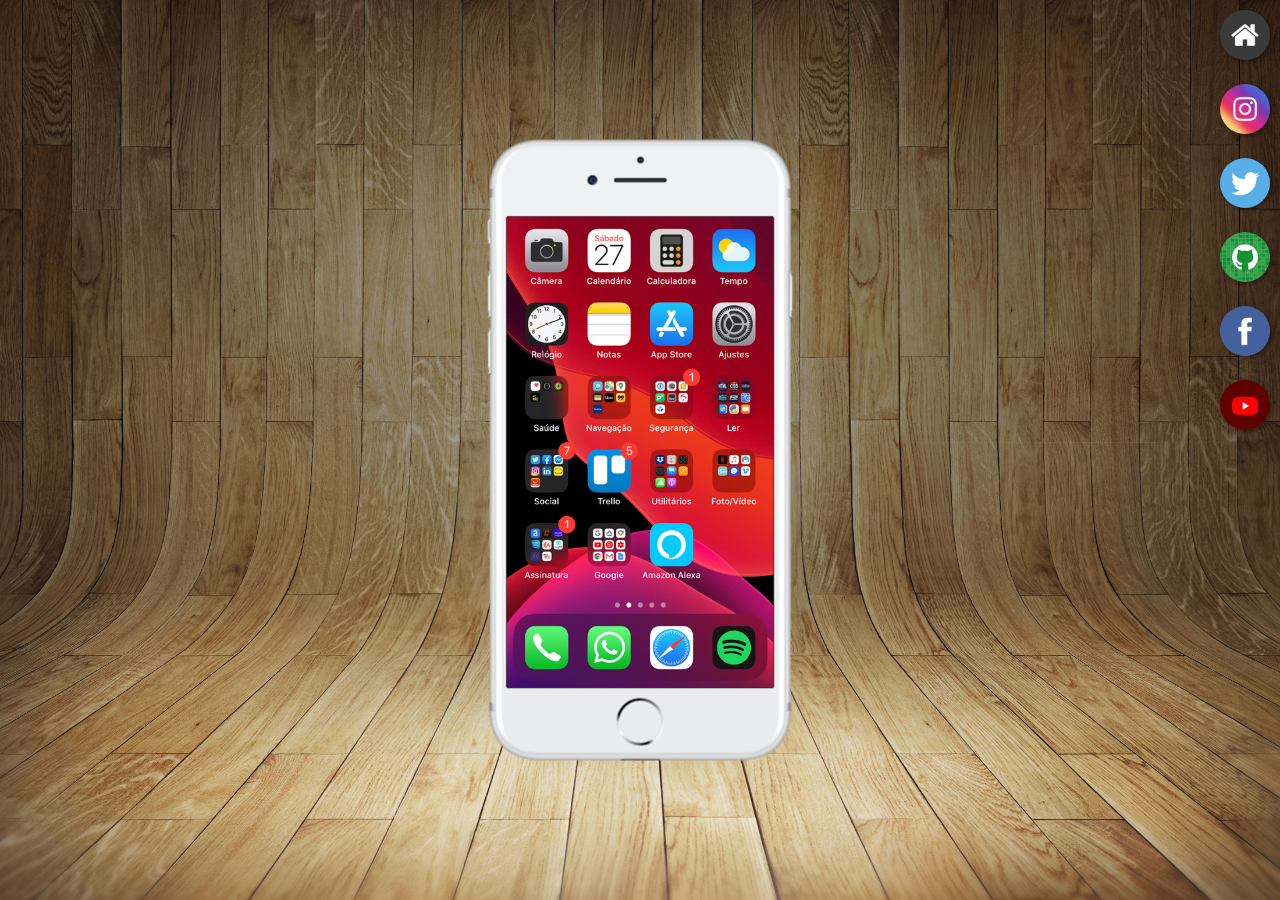
<file: index.html>
<!DOCTYPE html>
<html lang="pt-br">
<head>
    <meta charset="UTF-8">
    <meta name="viewport" content="width=device-width, initial-scale=1.0">
    <link rel="shortcut icon" href="favicon.ico" type="image/x-icon">
    <link rel="stylesheet" href="estilos/style.css">
    <title>Projeto Redes Sociais</title>
</head>
<body>
    <main>
        <section id="telefone">
            <iframe src="home.html" name="tela" id="tela" frameborder="0">
                Seu navegador não é compatível com isso.
            </iframe>
        </section>
        <section id="redes-sociais">
            <a href="home.html" target="tela"><img src="imagens/logo-home.jpg" alt="Home"></a><br>          
            <a href="instagram.html" target="tela"><img src="imagens/logo-instagram.jpg" alt="Instagram"></a><br>
            <a href="twitter.html" target="tela"><img src="imagens/logo-twitter.jpg" alt="Twitter"></a><br>
            <a href="github.html" target="tela"><img src="imagens/logo-github.jpg" alt="GitHub"></a><br>
            <a href="facebook.html" target="tela"><img src="imagens/logo-facebook.jpg" alt="Facebook"></a><br>
            <a href="youtube.html" target="tela"><img src="imagens/logo-youtube.jpg" alt="YouTube"></a>                               
        </section>
    </main>
</body>
</html>
</file>
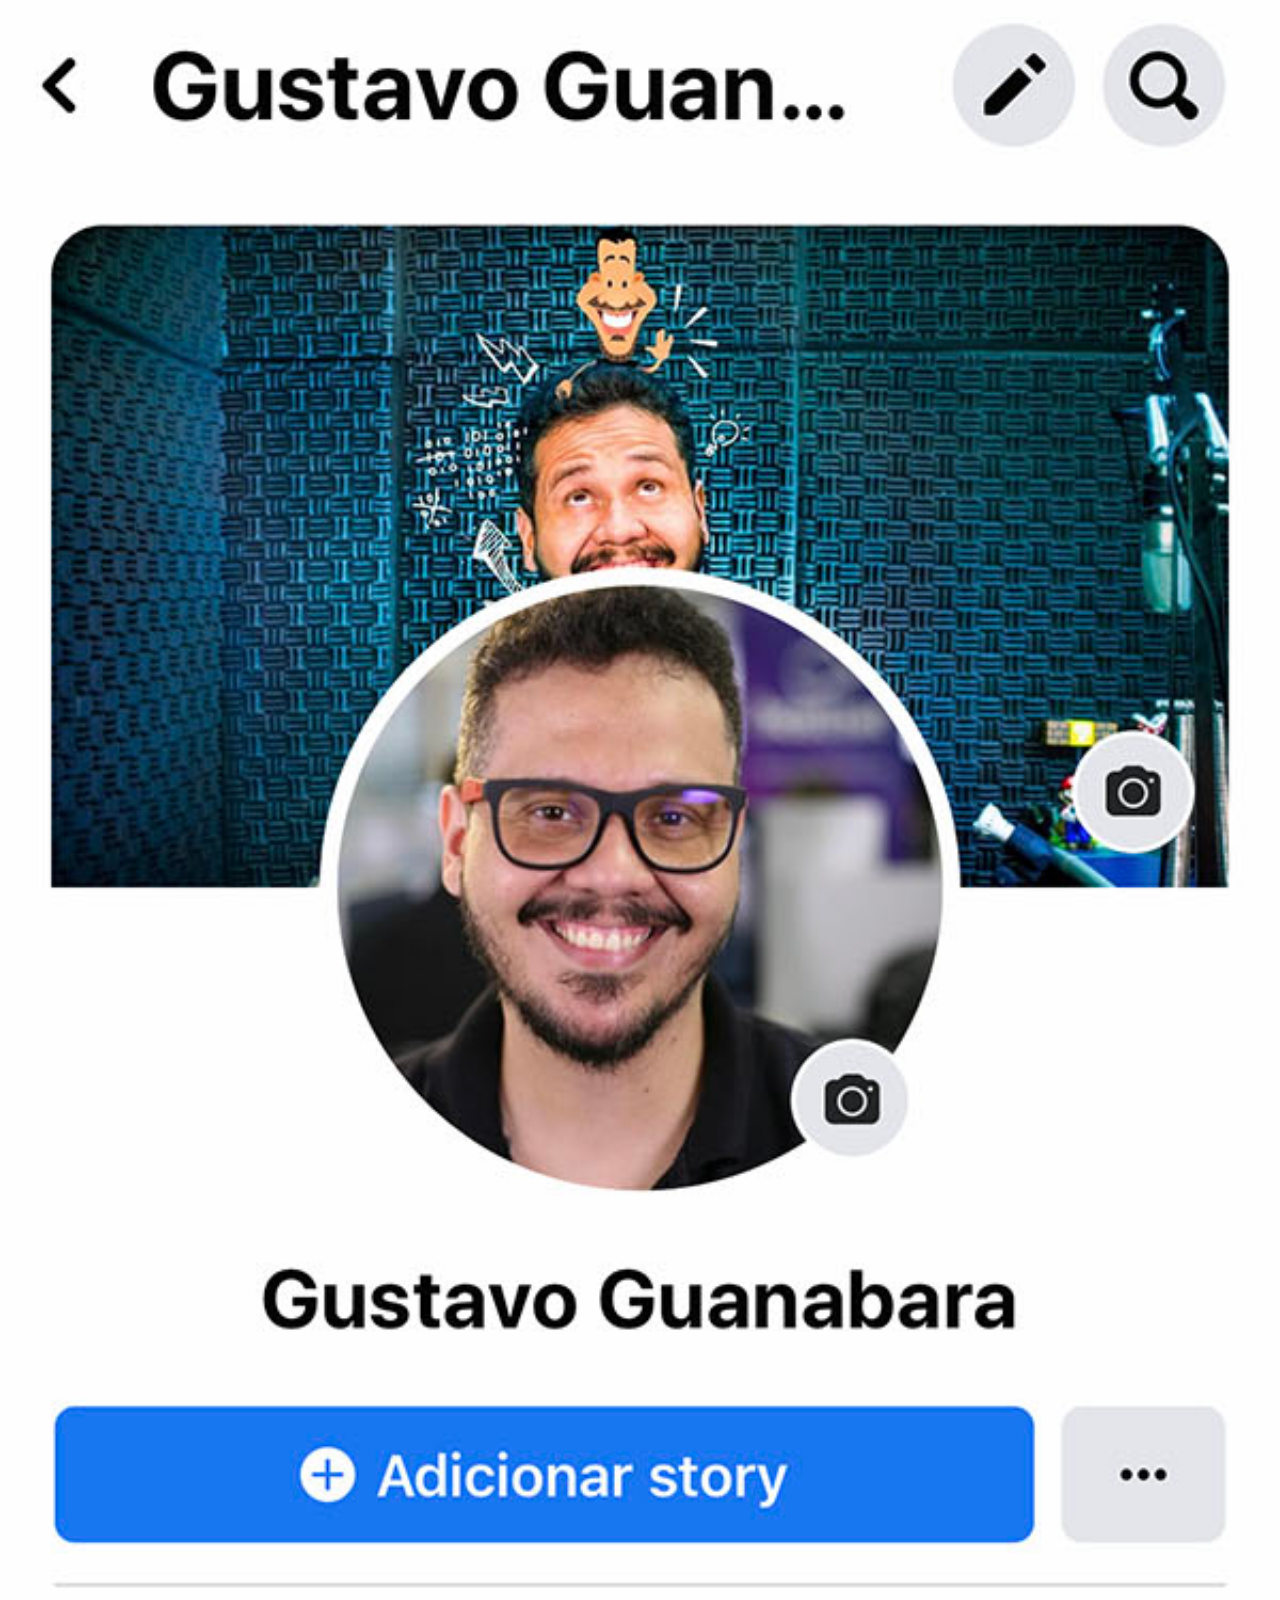
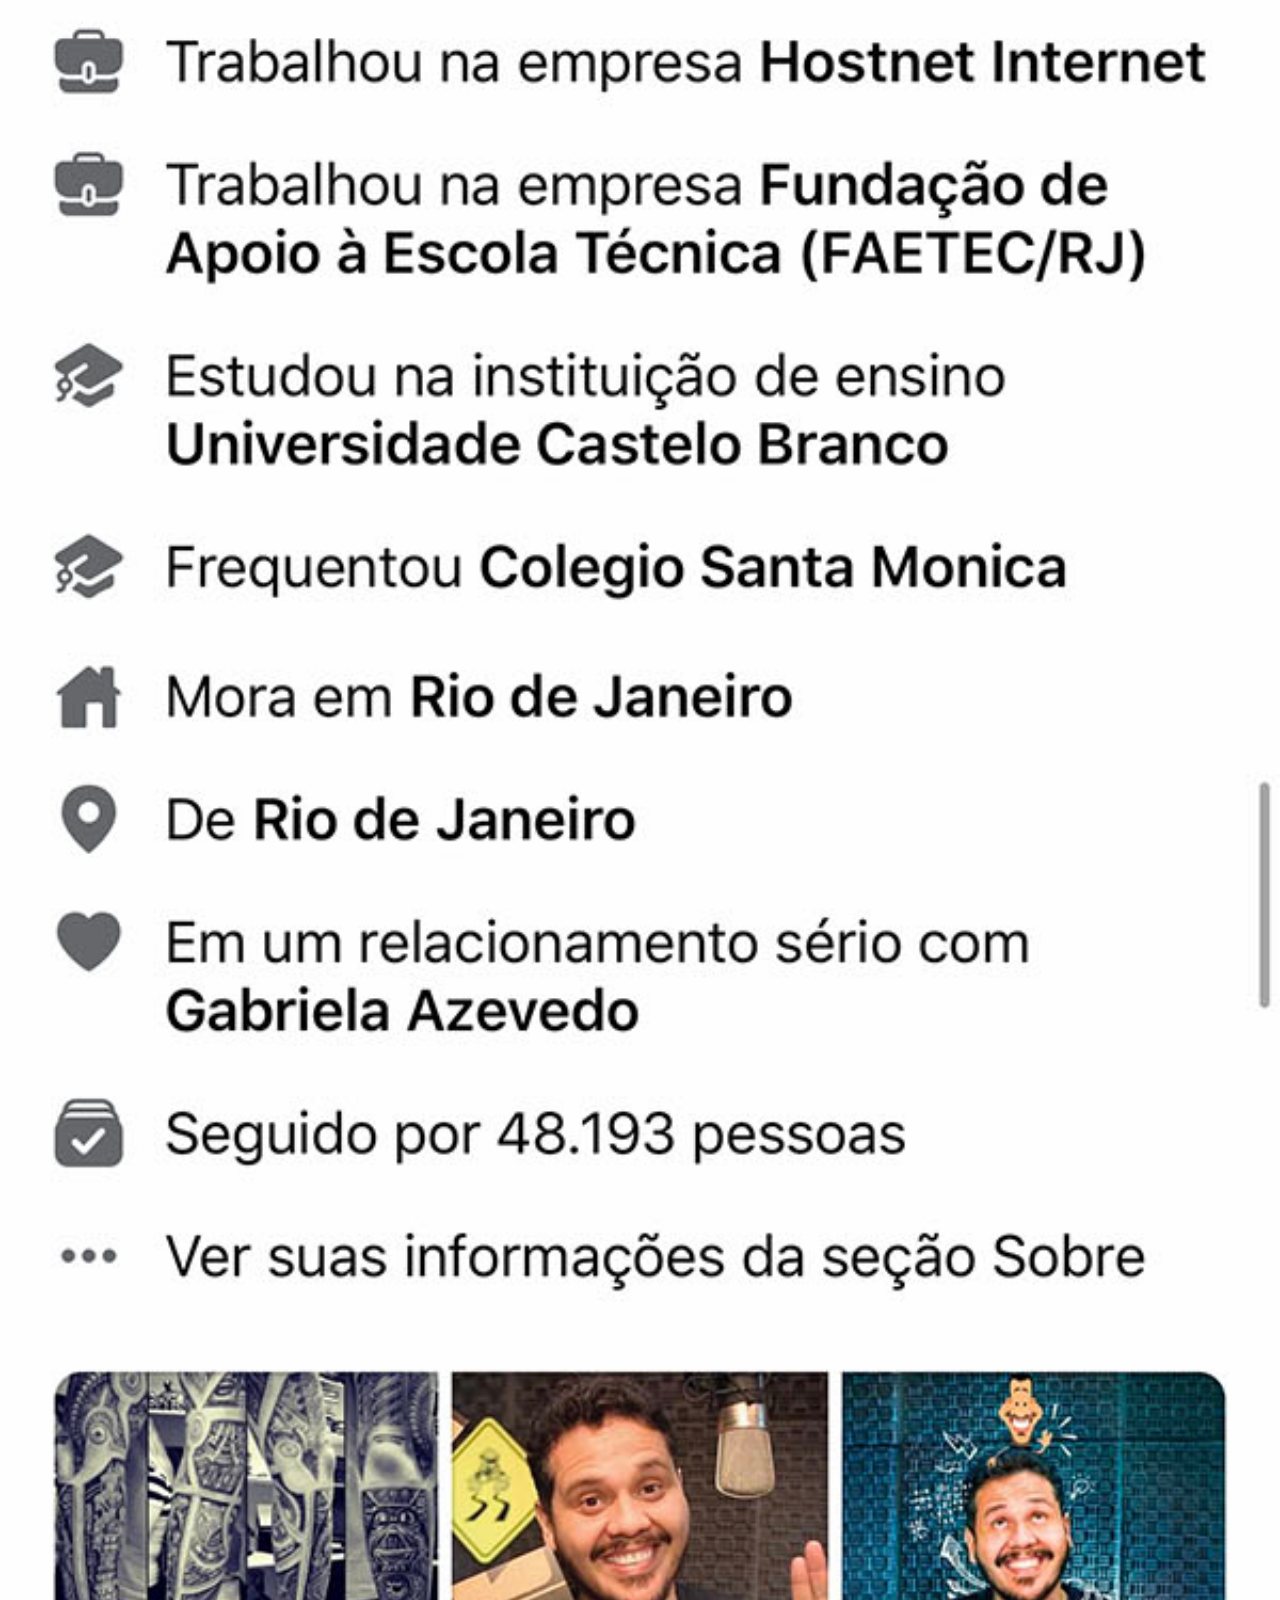
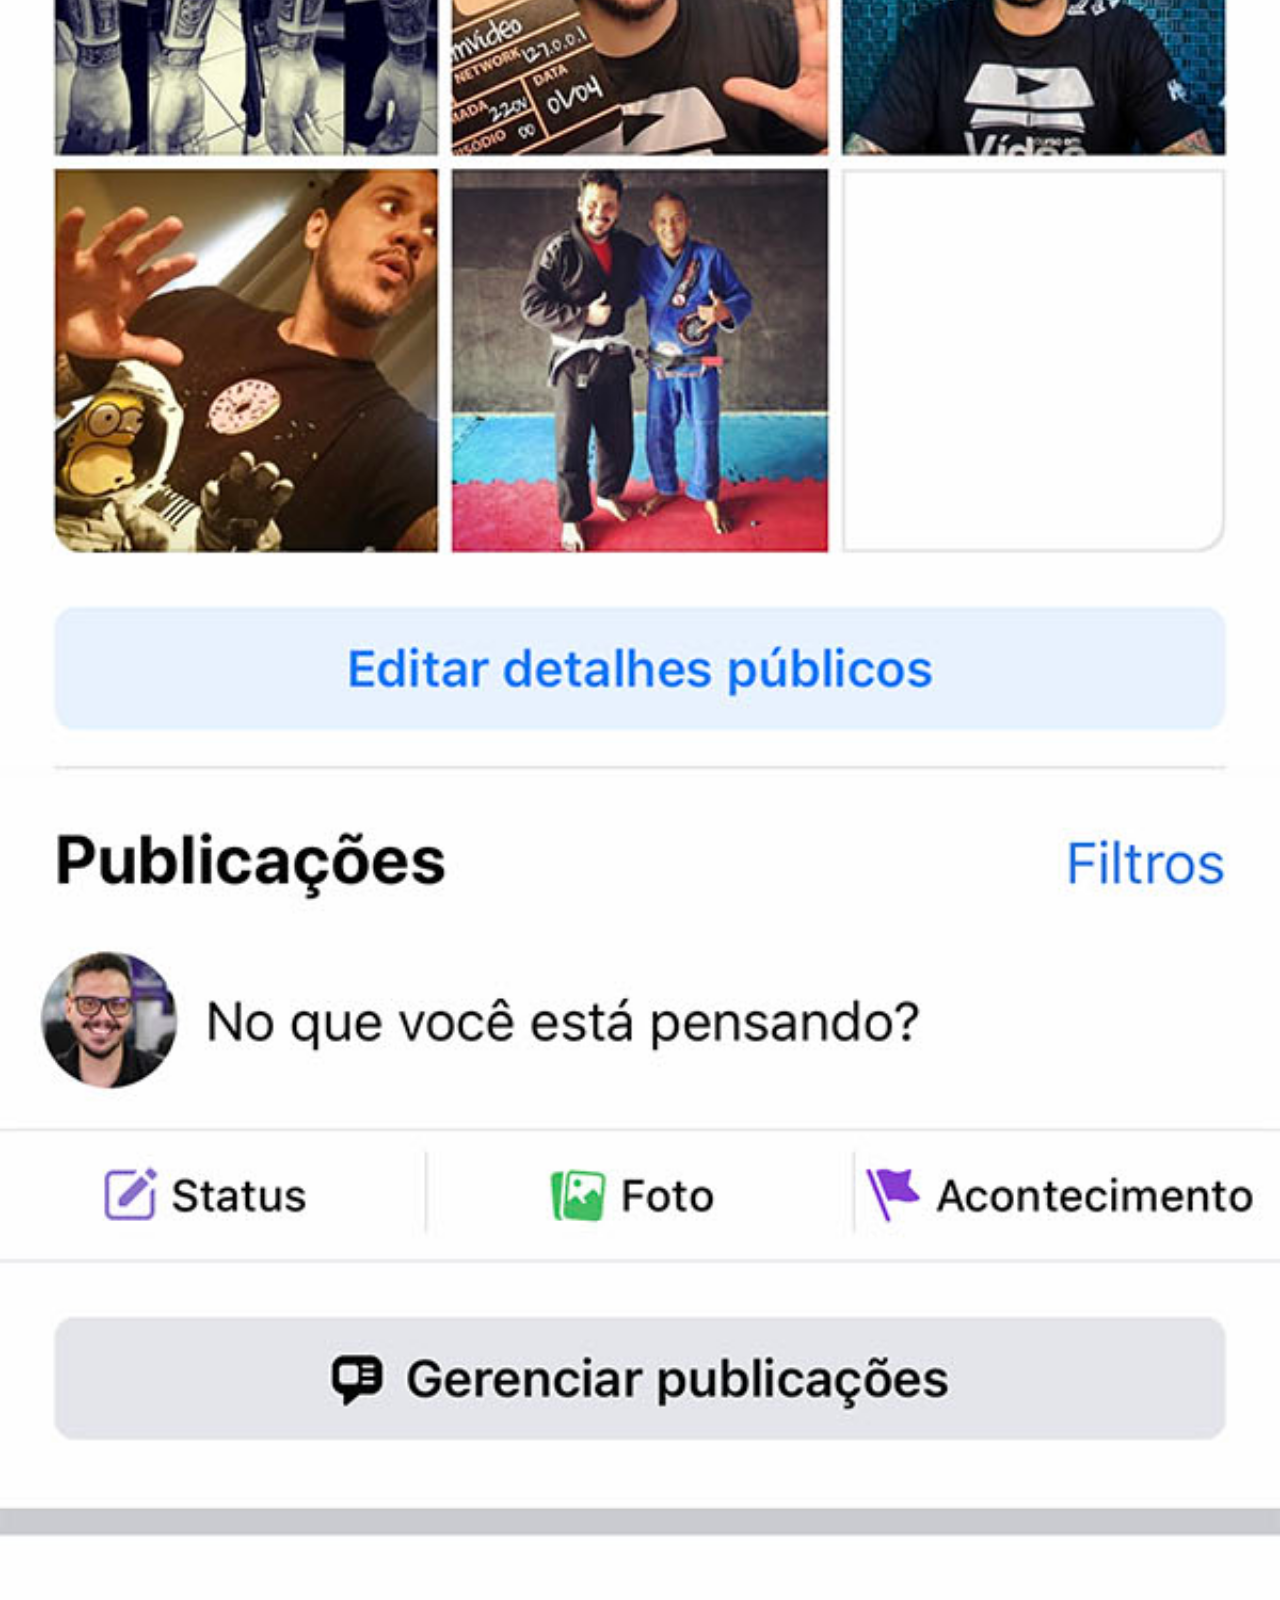
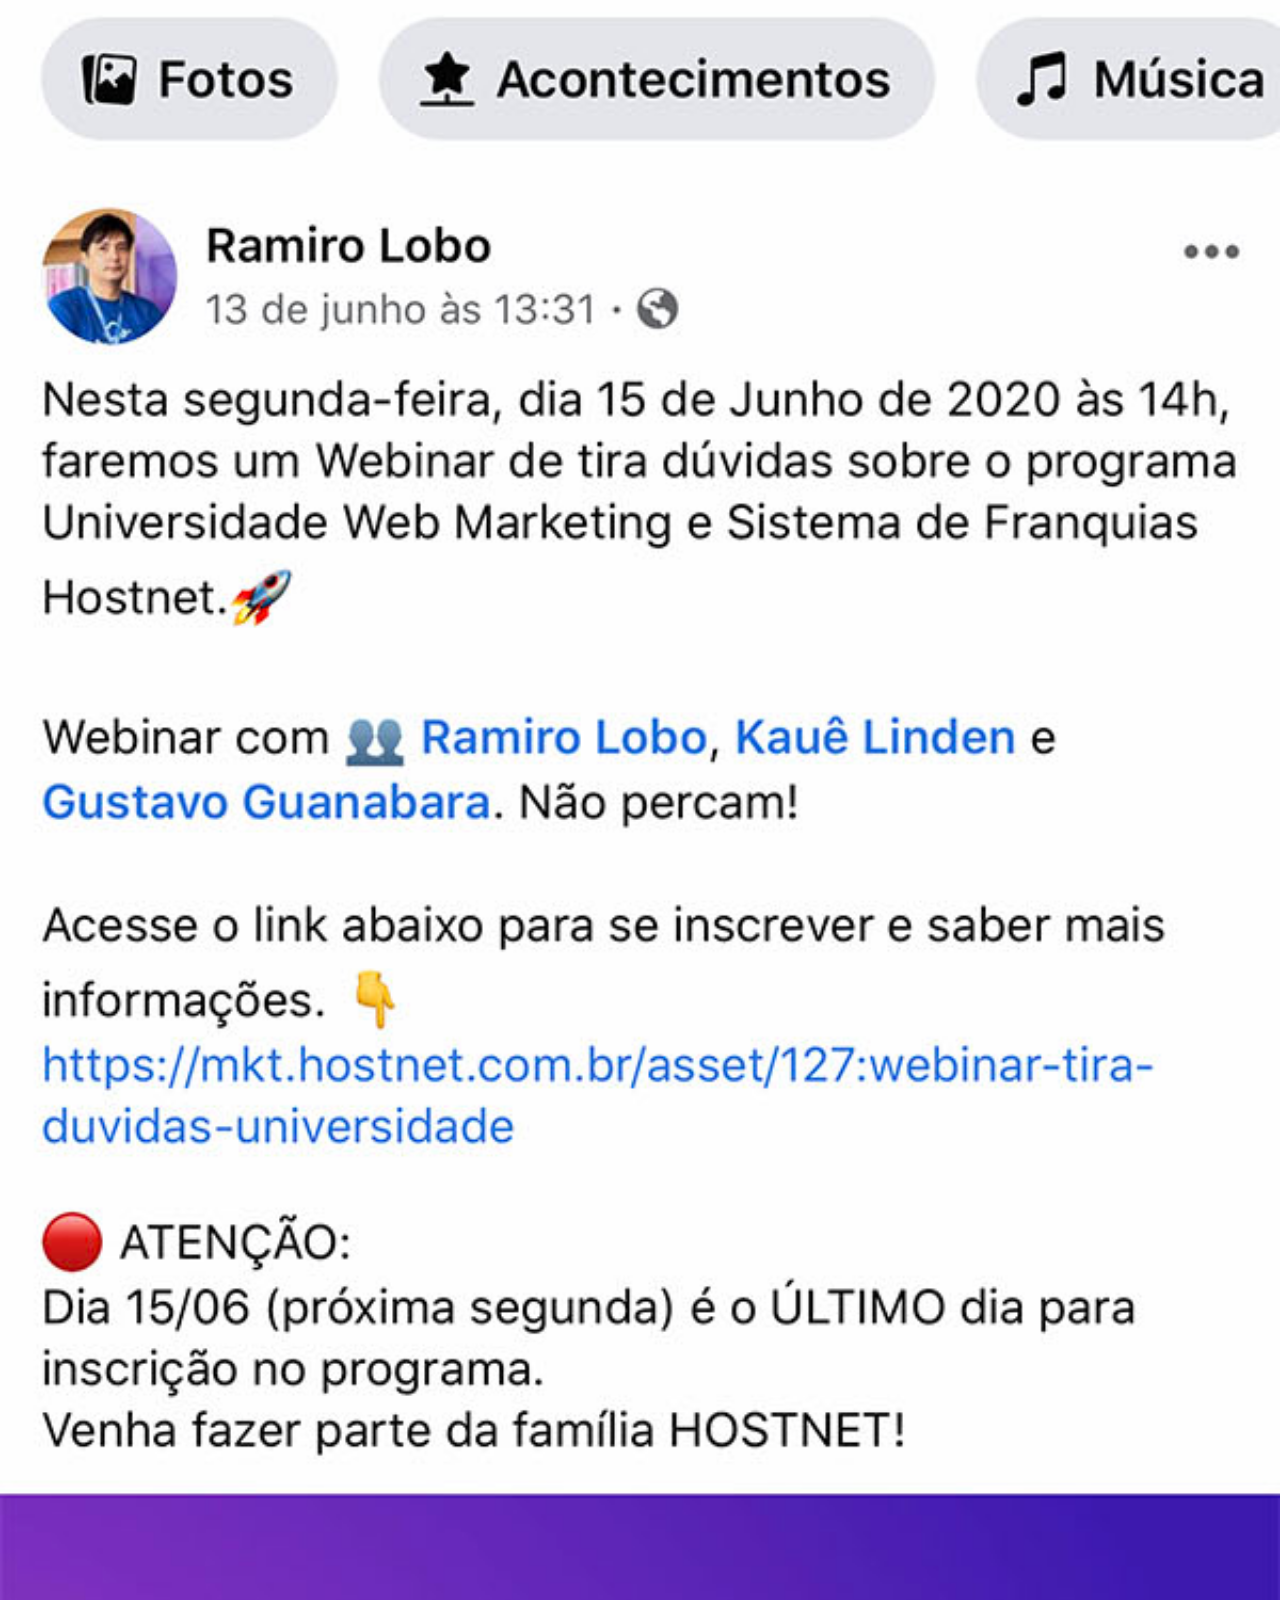
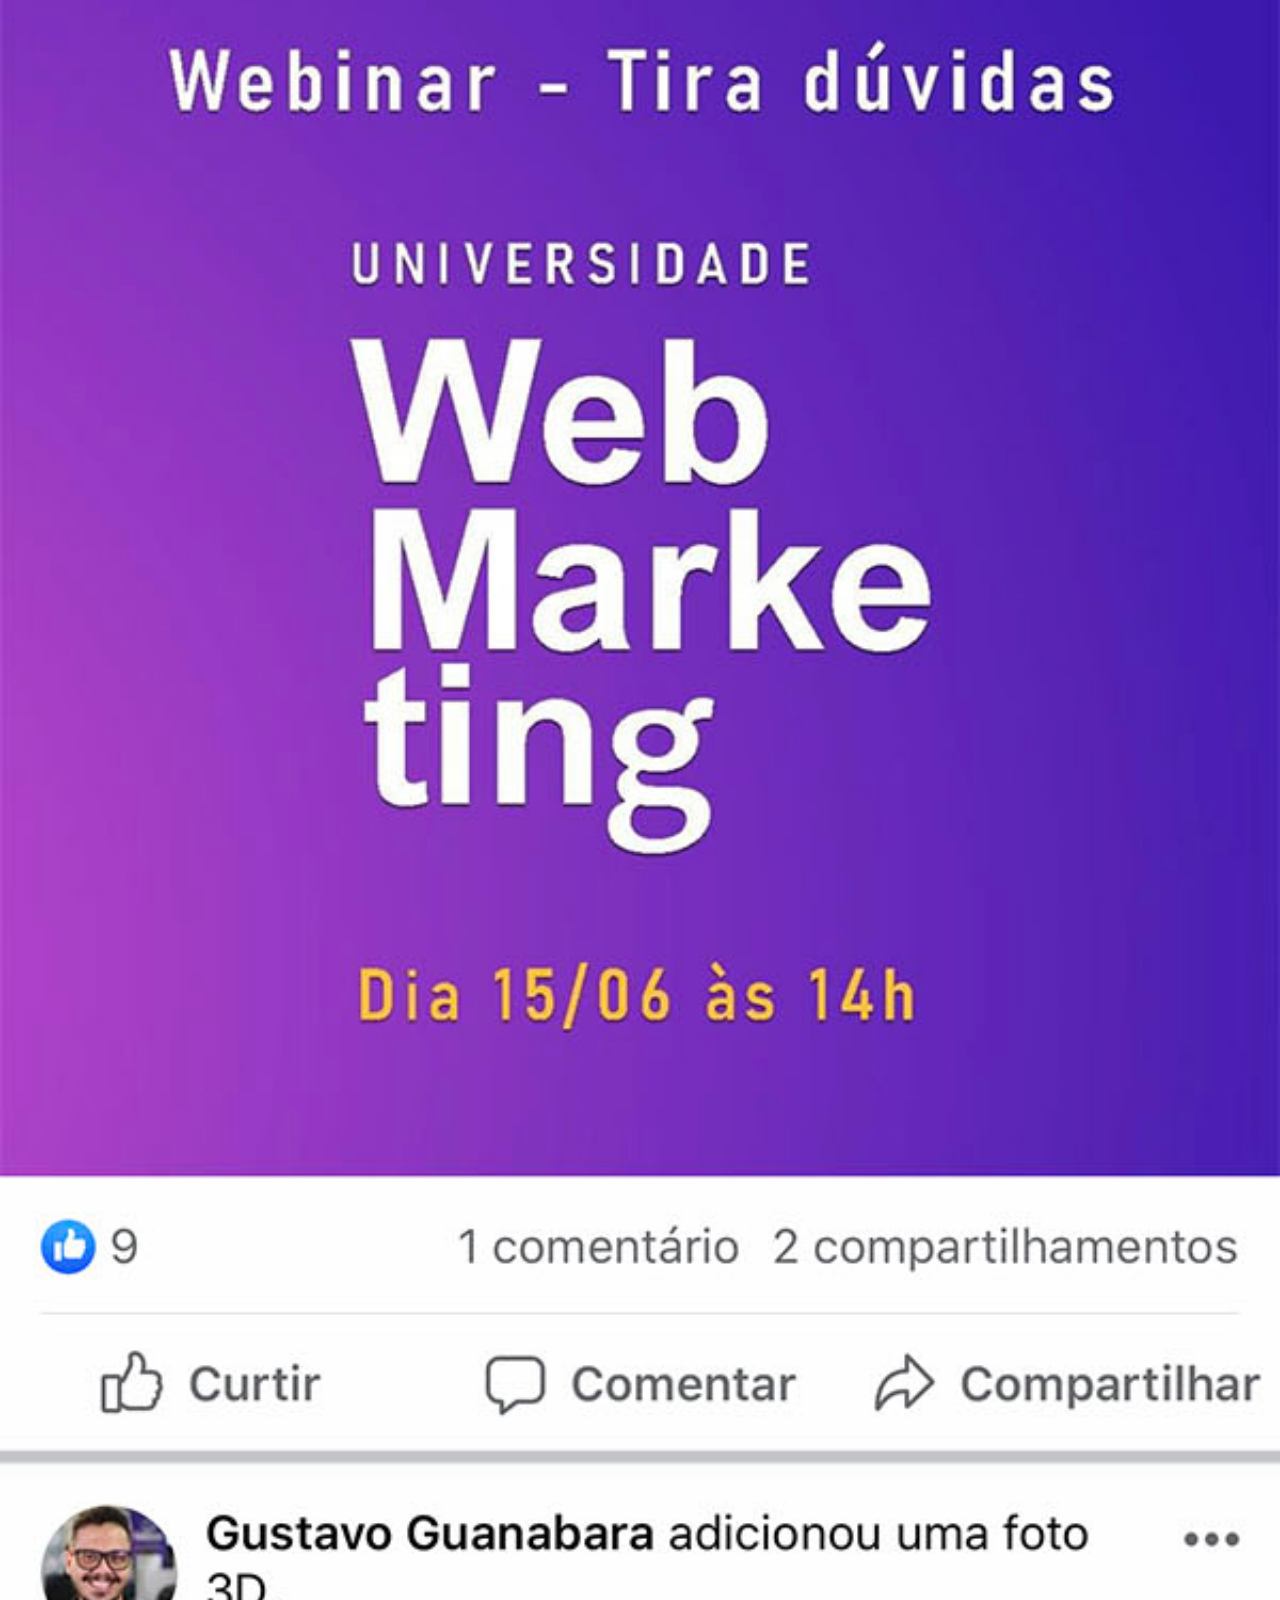
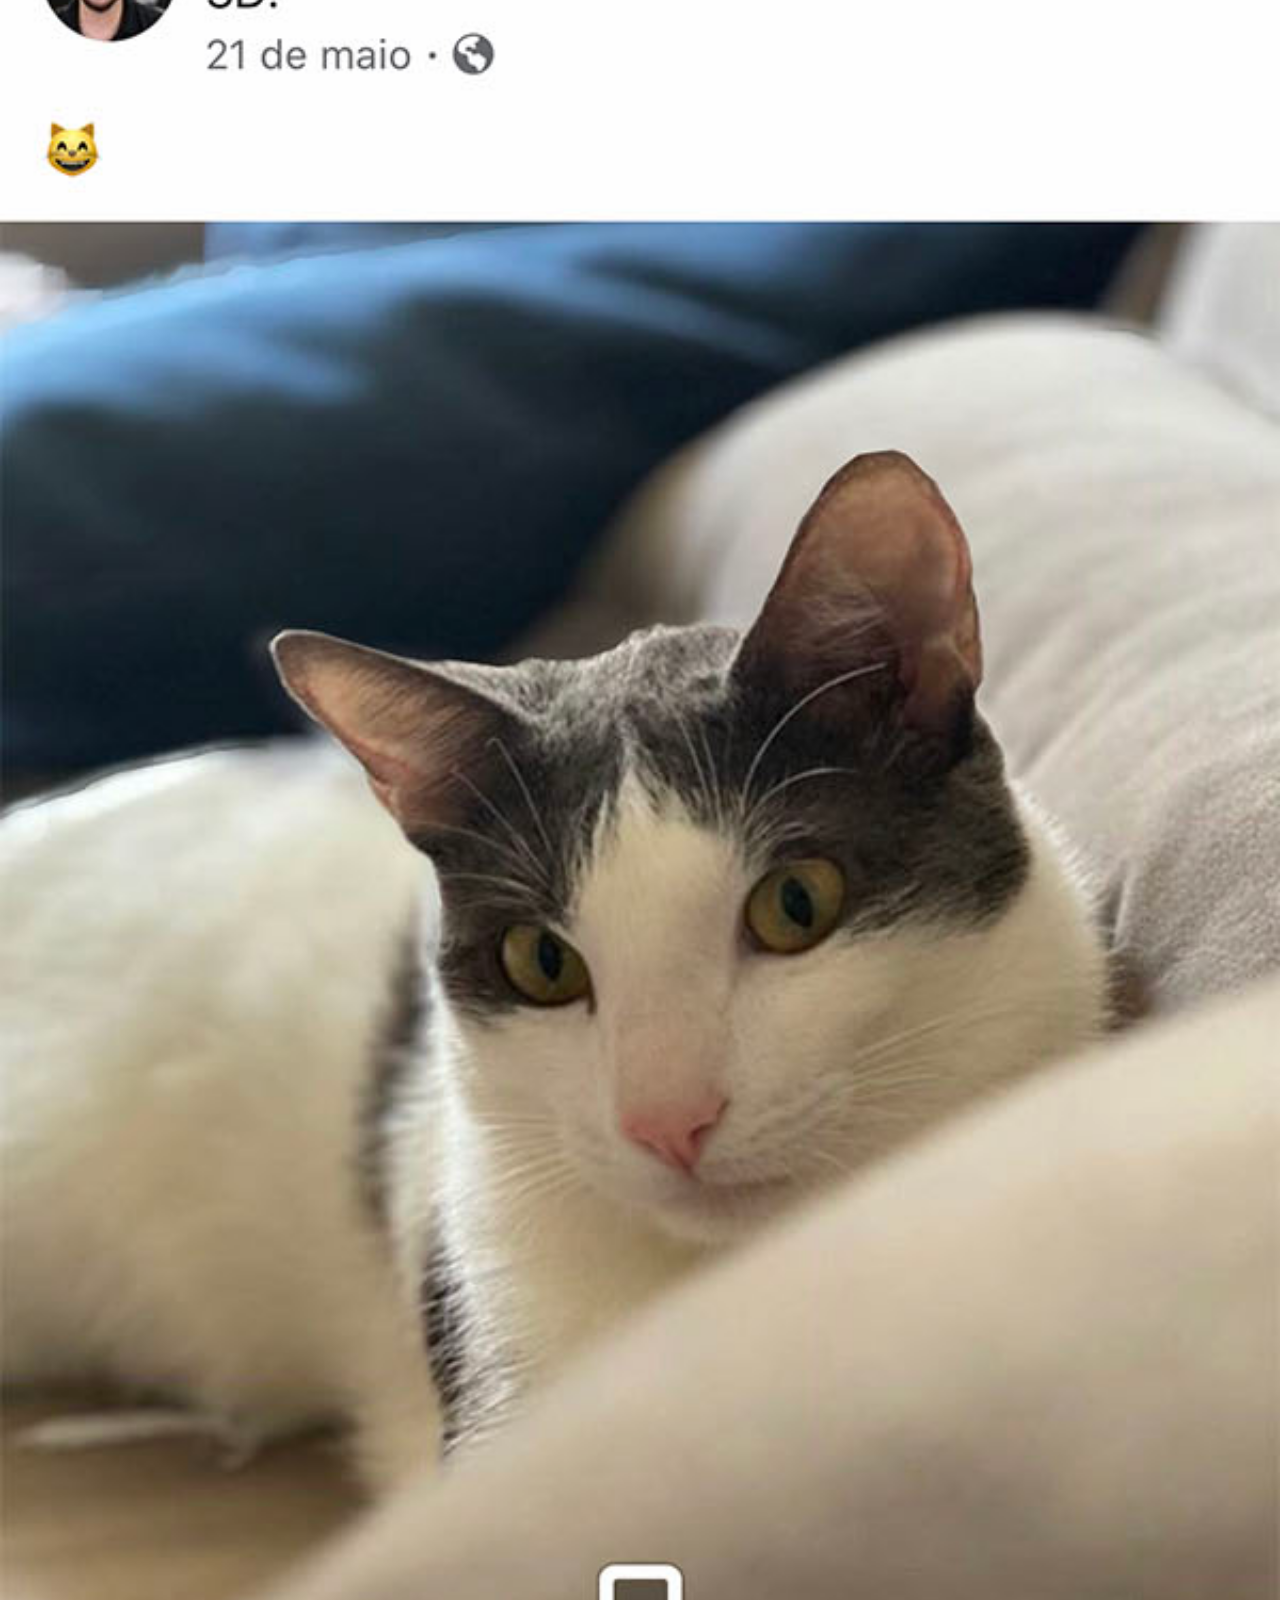
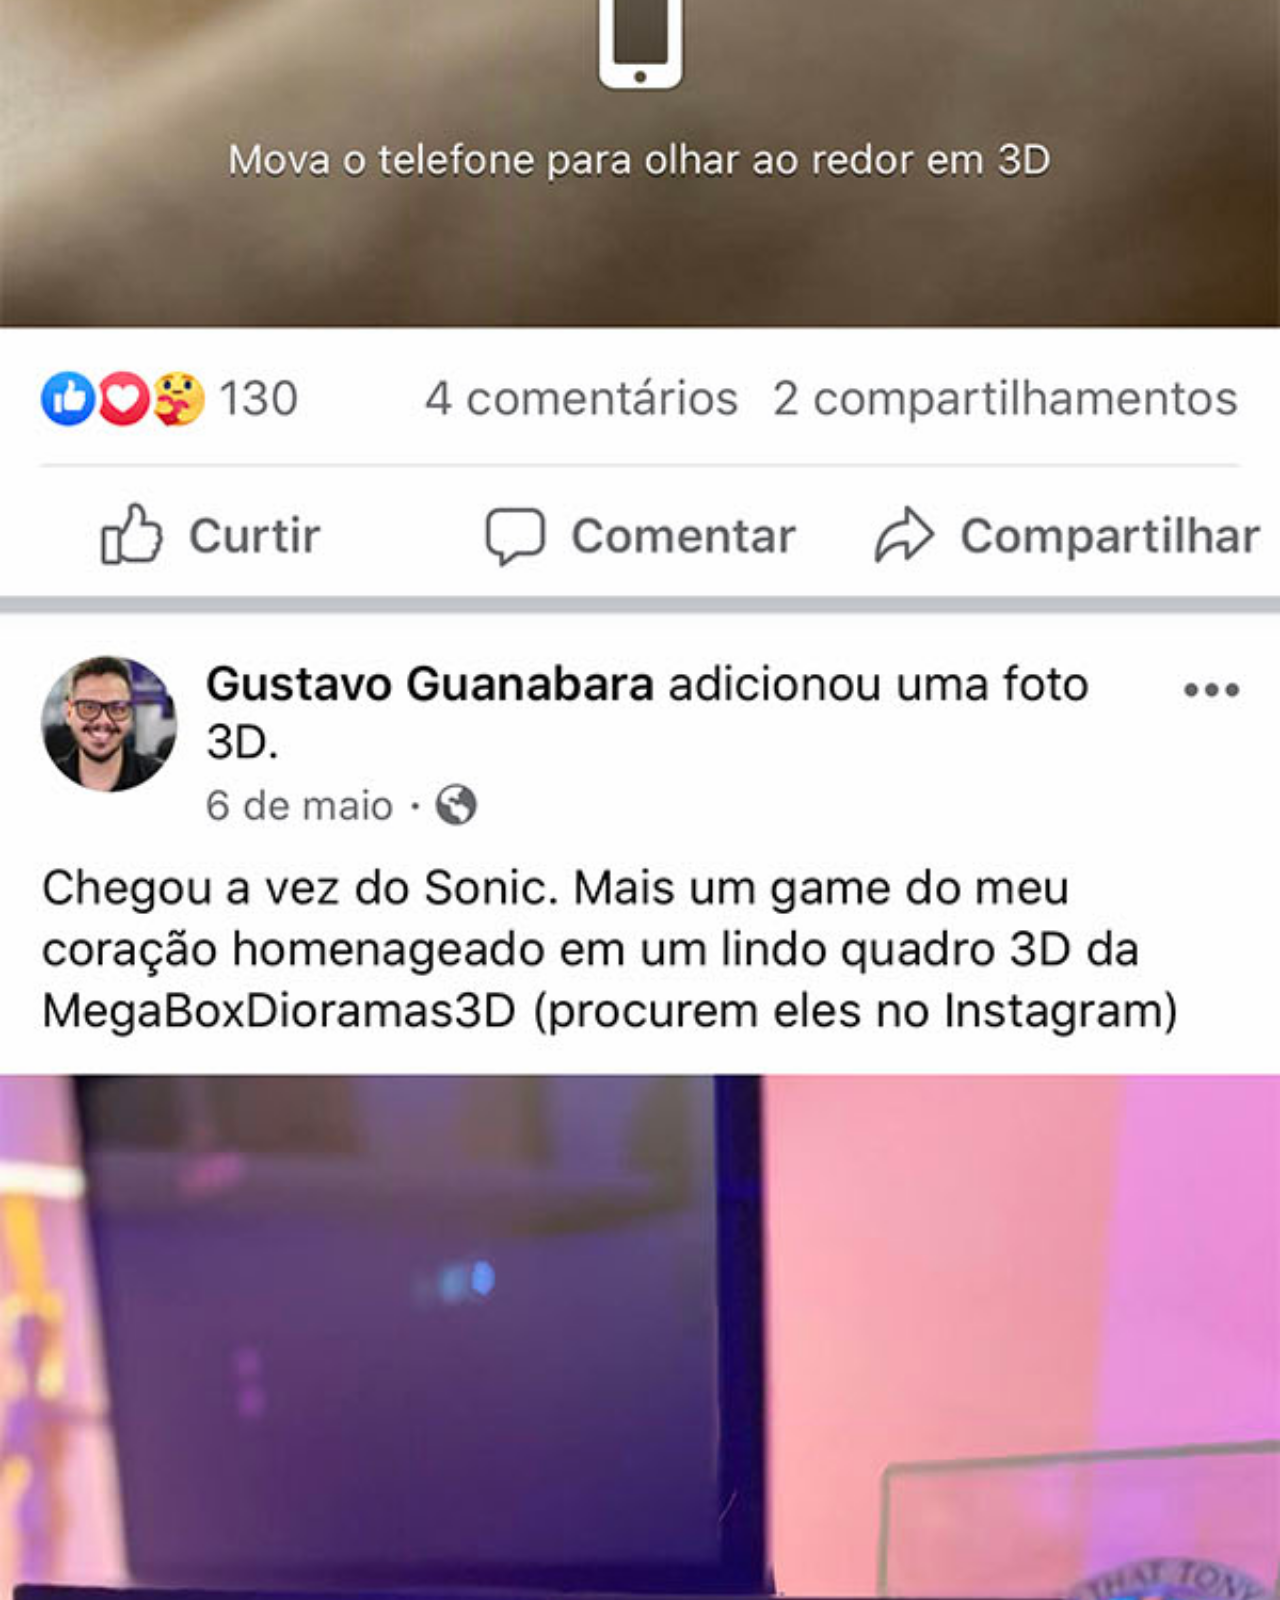
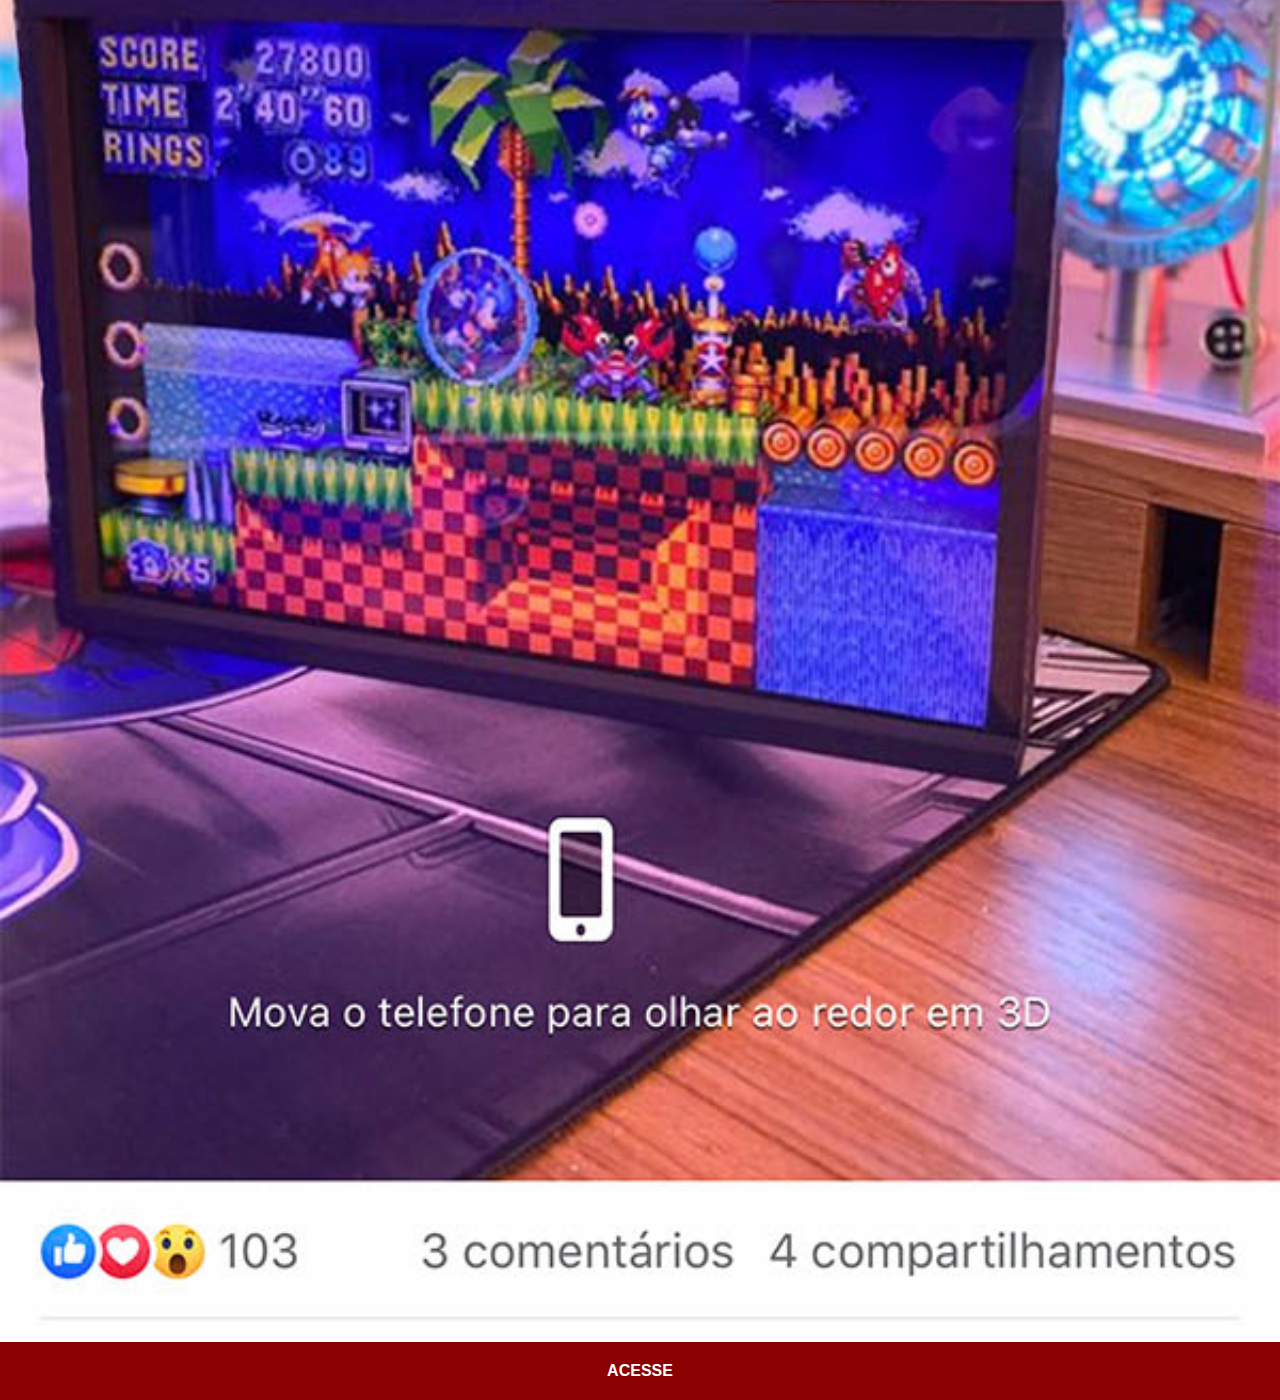
<file: facebook.html>
<!DOCTYPE html>
<html lang="pt-br">
<head>
    <meta charset="UTF-8">
    <meta name="viewport" content="width=device-width, initial-scale=1.0">
    <title>Facebook</title>
    <link rel="stylesheet" href="estilos/social.css">
</head>
<body>
    <img src="imagens/tela-facebook.jpg" alt="Facebook">
    <a href="https://www.facebook.com/gustavoguanabara/?locale=pt_BR" target="_blank">ACESSE</a>
    
</body>
</html>
</file>
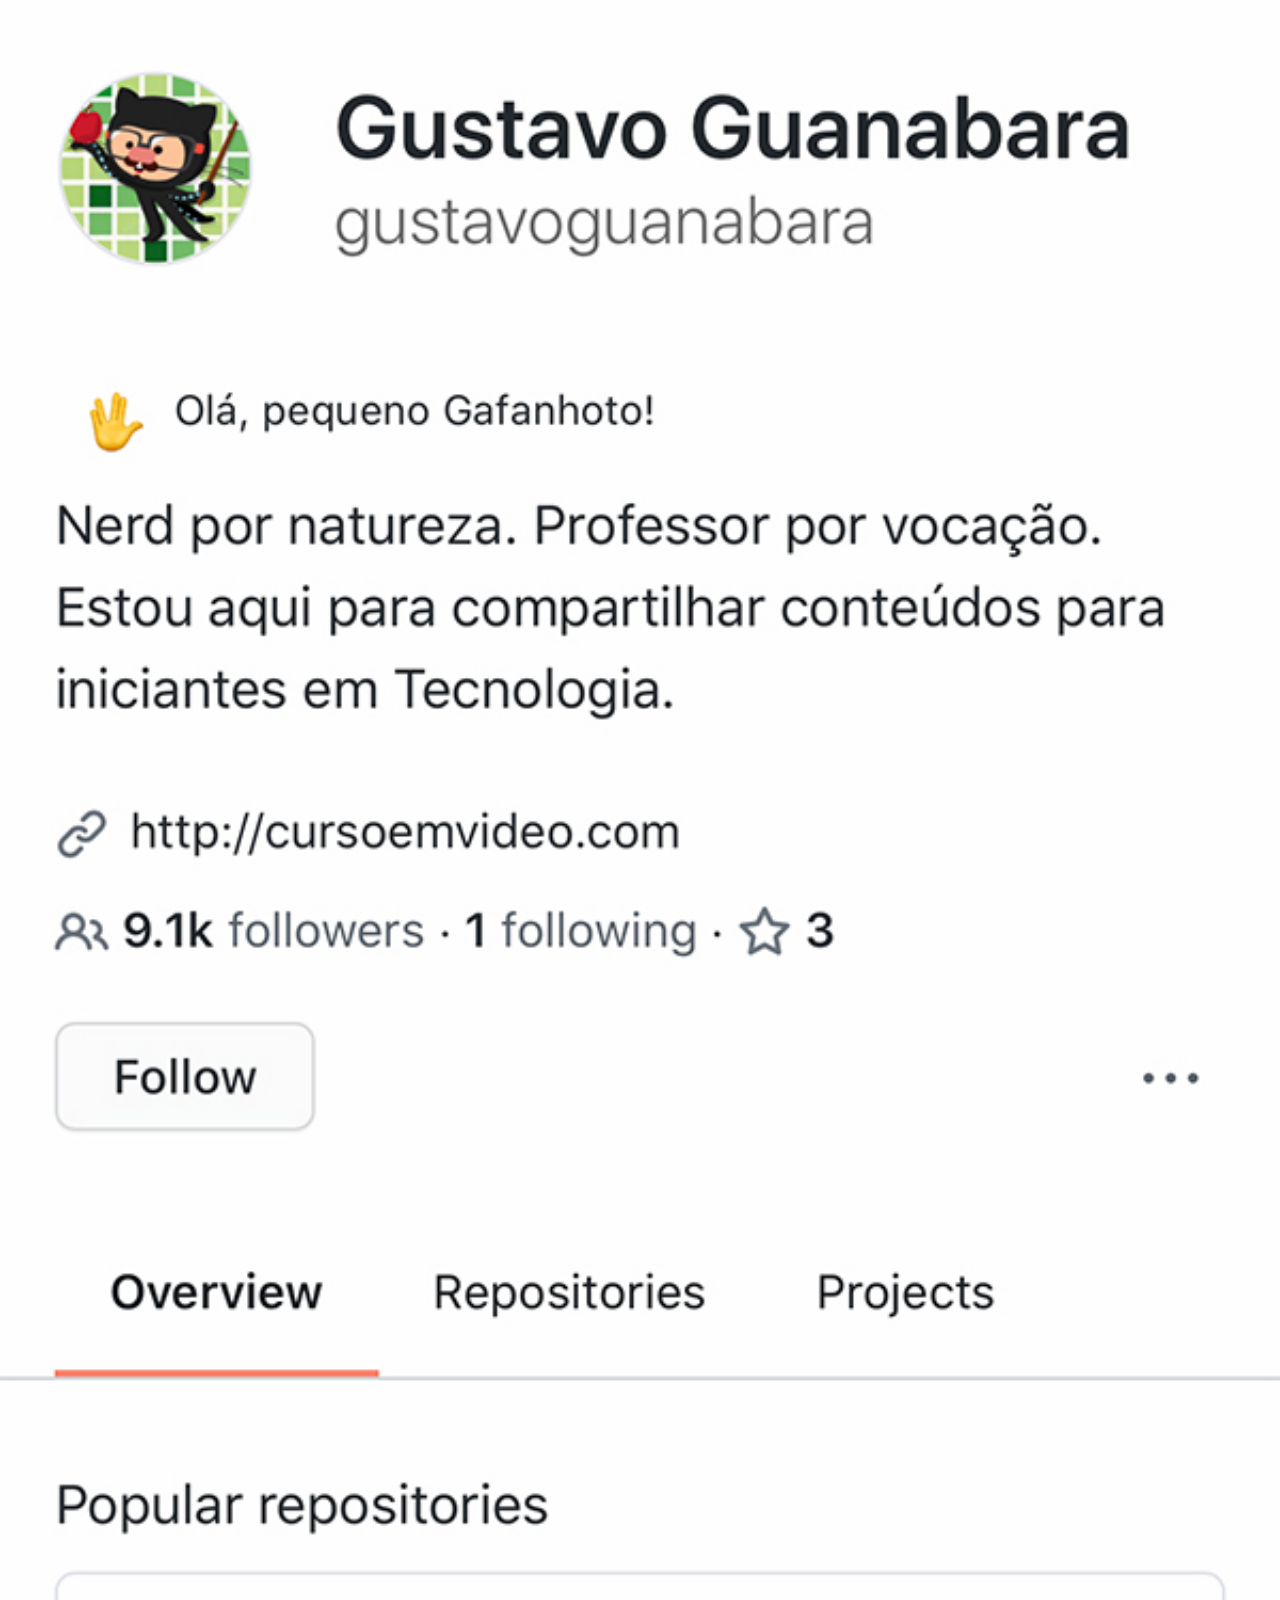
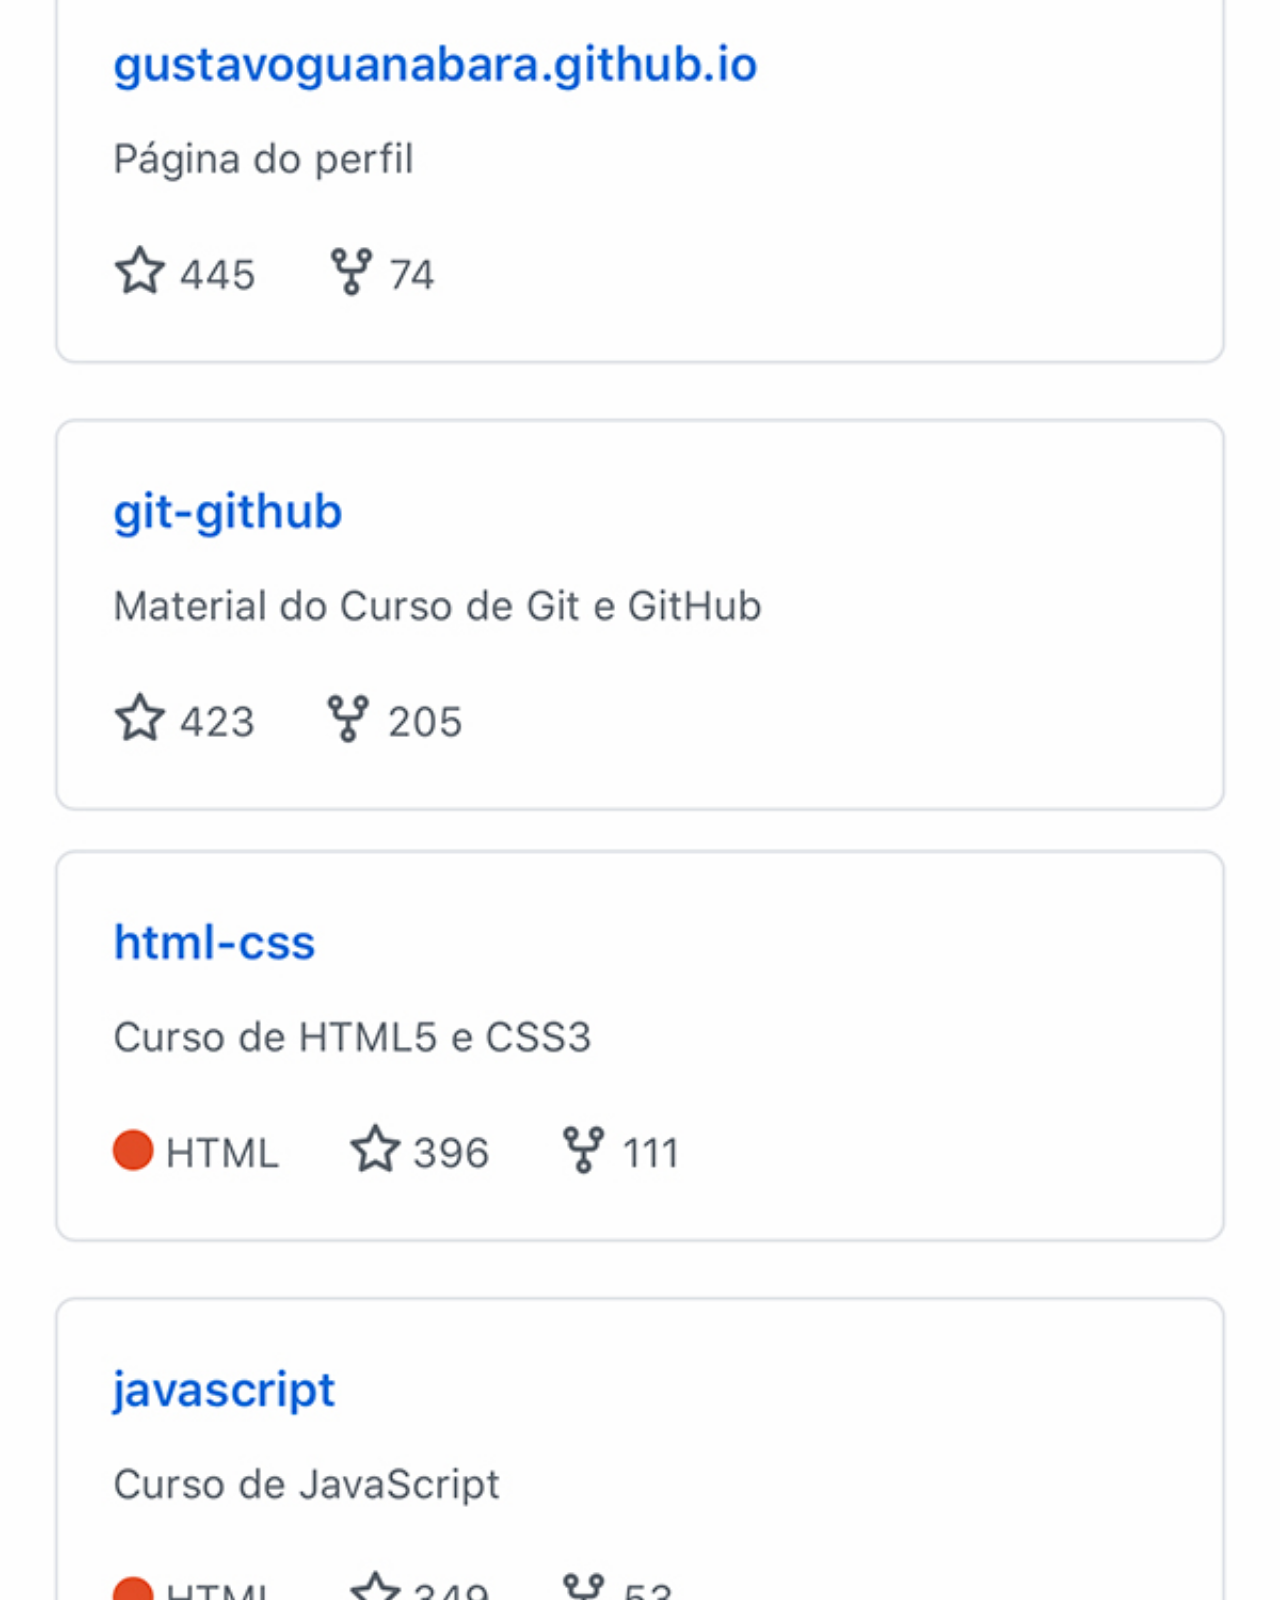
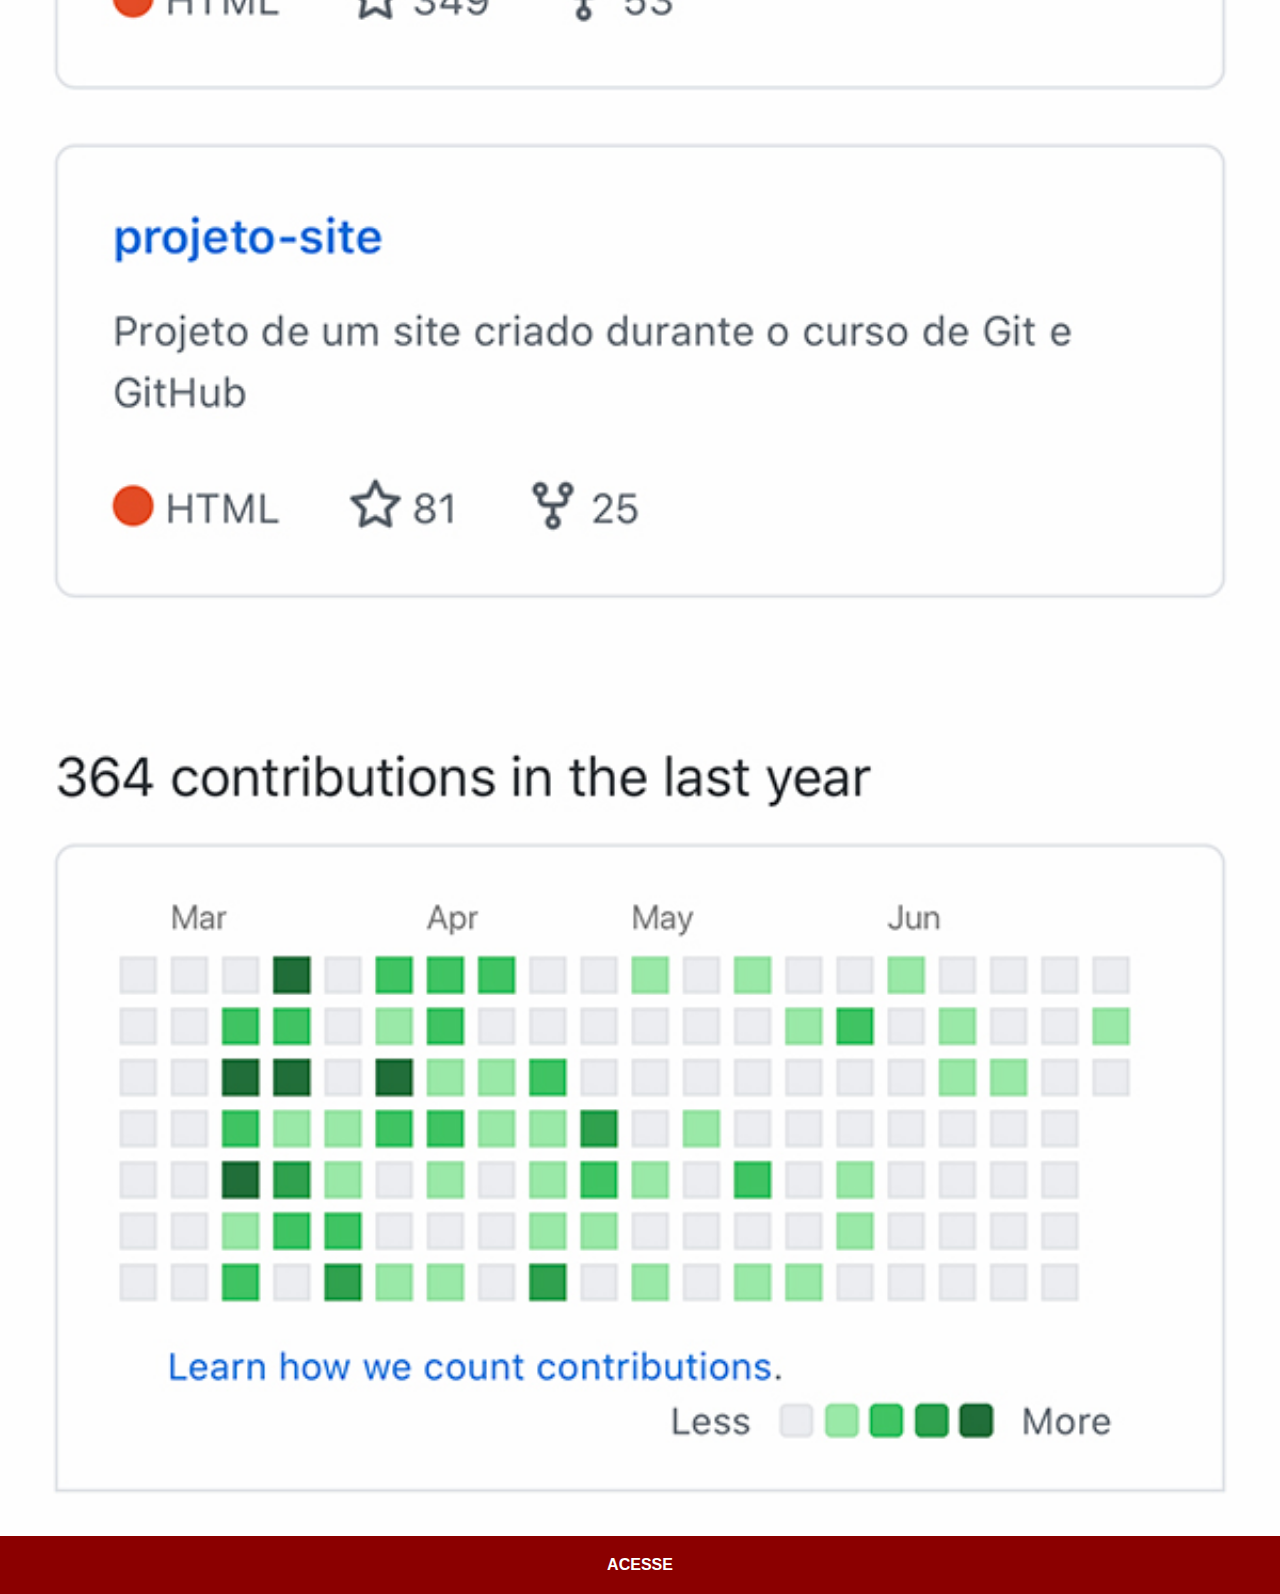
<file: github.html>
<!DOCTYPE html>
<html lang="pt-br">
<head>
    <meta charset="UTF-8">
    <meta name="viewport" content="width=device-width, initial-scale=1.0">
    <title>GitHub</title>
    <link rel="stylesheet" href="estilos/social.css">
    
</head>
<body>
    <img src="imagens/tela-github.jpg" alt="GitHub">
    <a href="https://gustavoguanabara.github.io/" target="_blank">ACESSE</a>
</body>
</html>
</file>
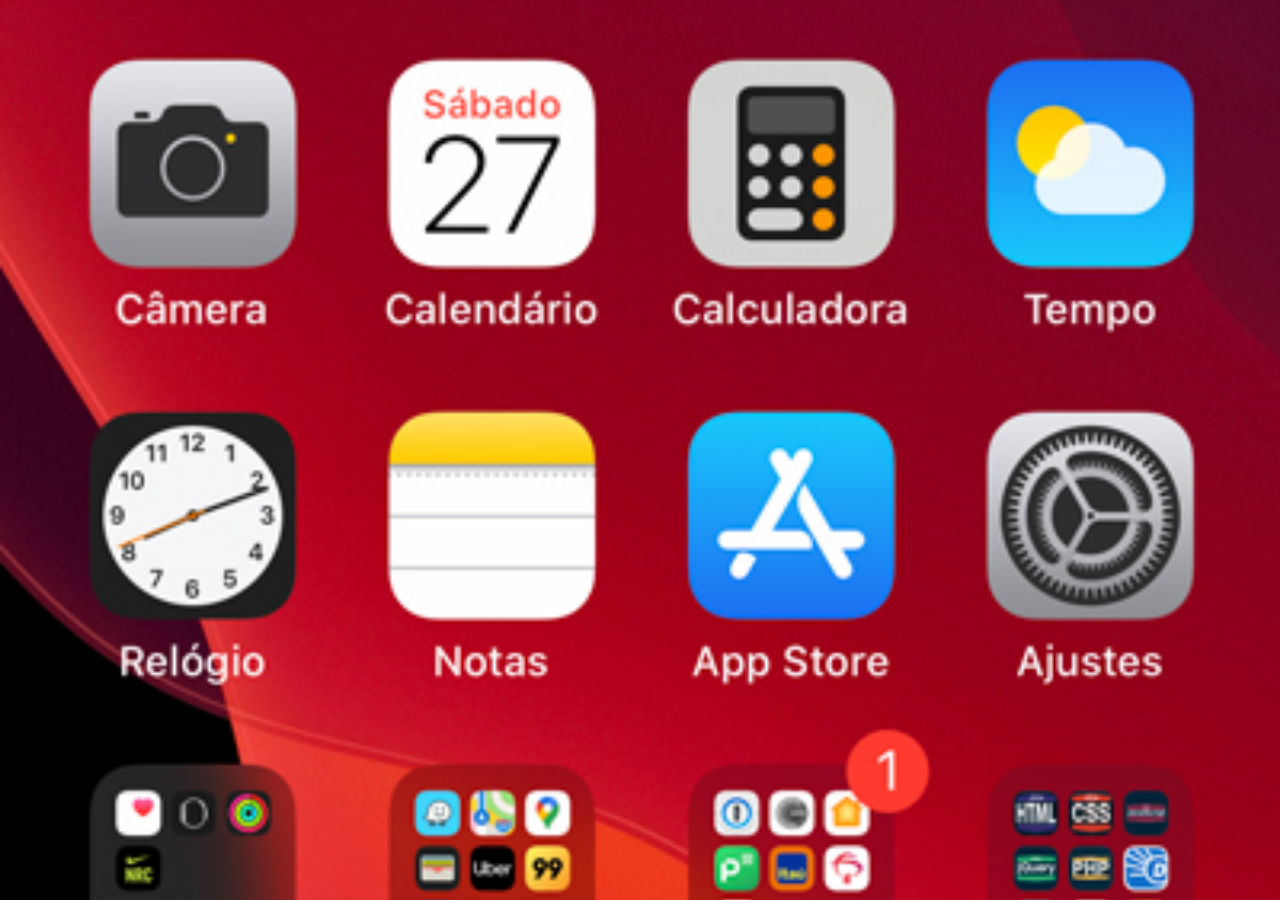
<file: home.html>
<!DOCTYPE html>
<html lang="pt-br">
<head>
    <meta charset="UTF-8">
    <meta name="viewport" content="width=device-width, initial-scale=1.0">
    <title>Home</title>
    <style>
        * {
            margin: 0px;
            padding: 0px;
        }
    
        body {
            width: 100vw;
            height: 100vh;        
            background: black url('imagens/tela-home.jpg') no-repeat top center/cover;
        }
    </style>
</head>

<body>
    
</body>
</html>
</file>
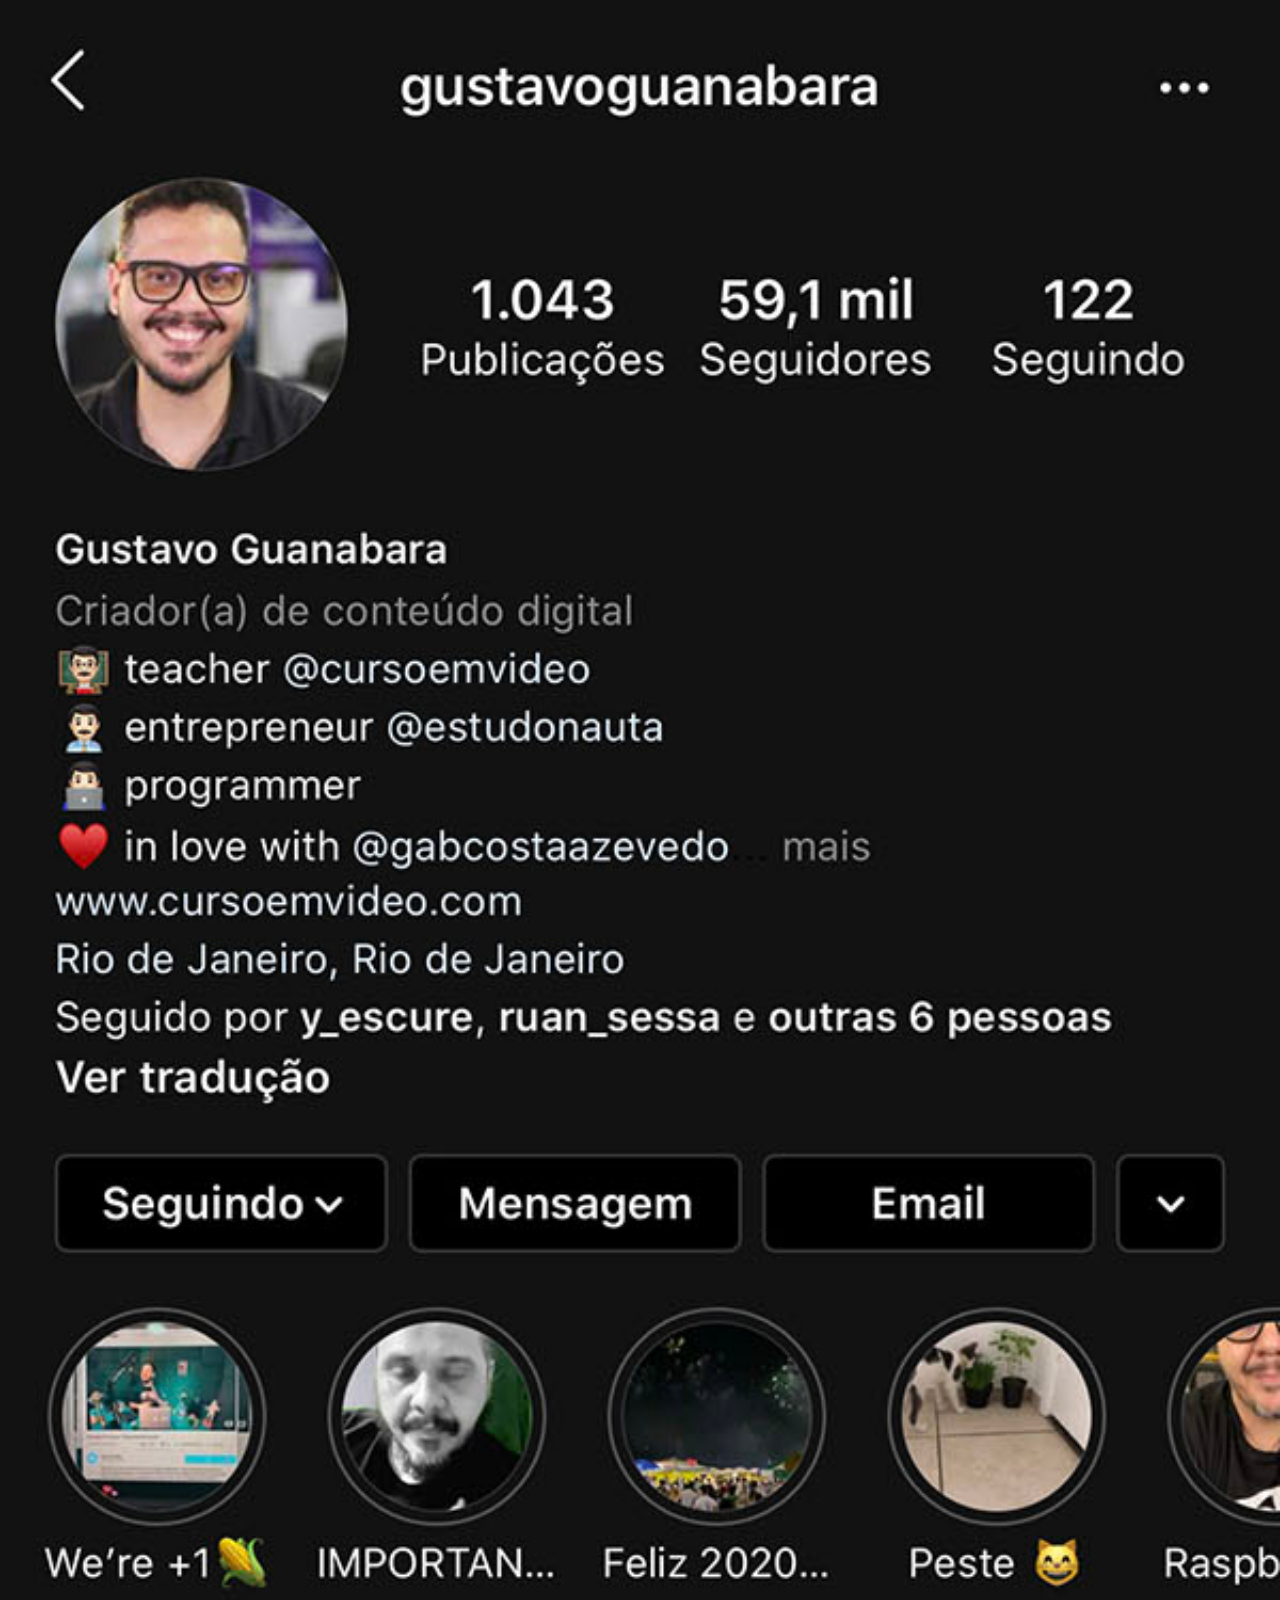
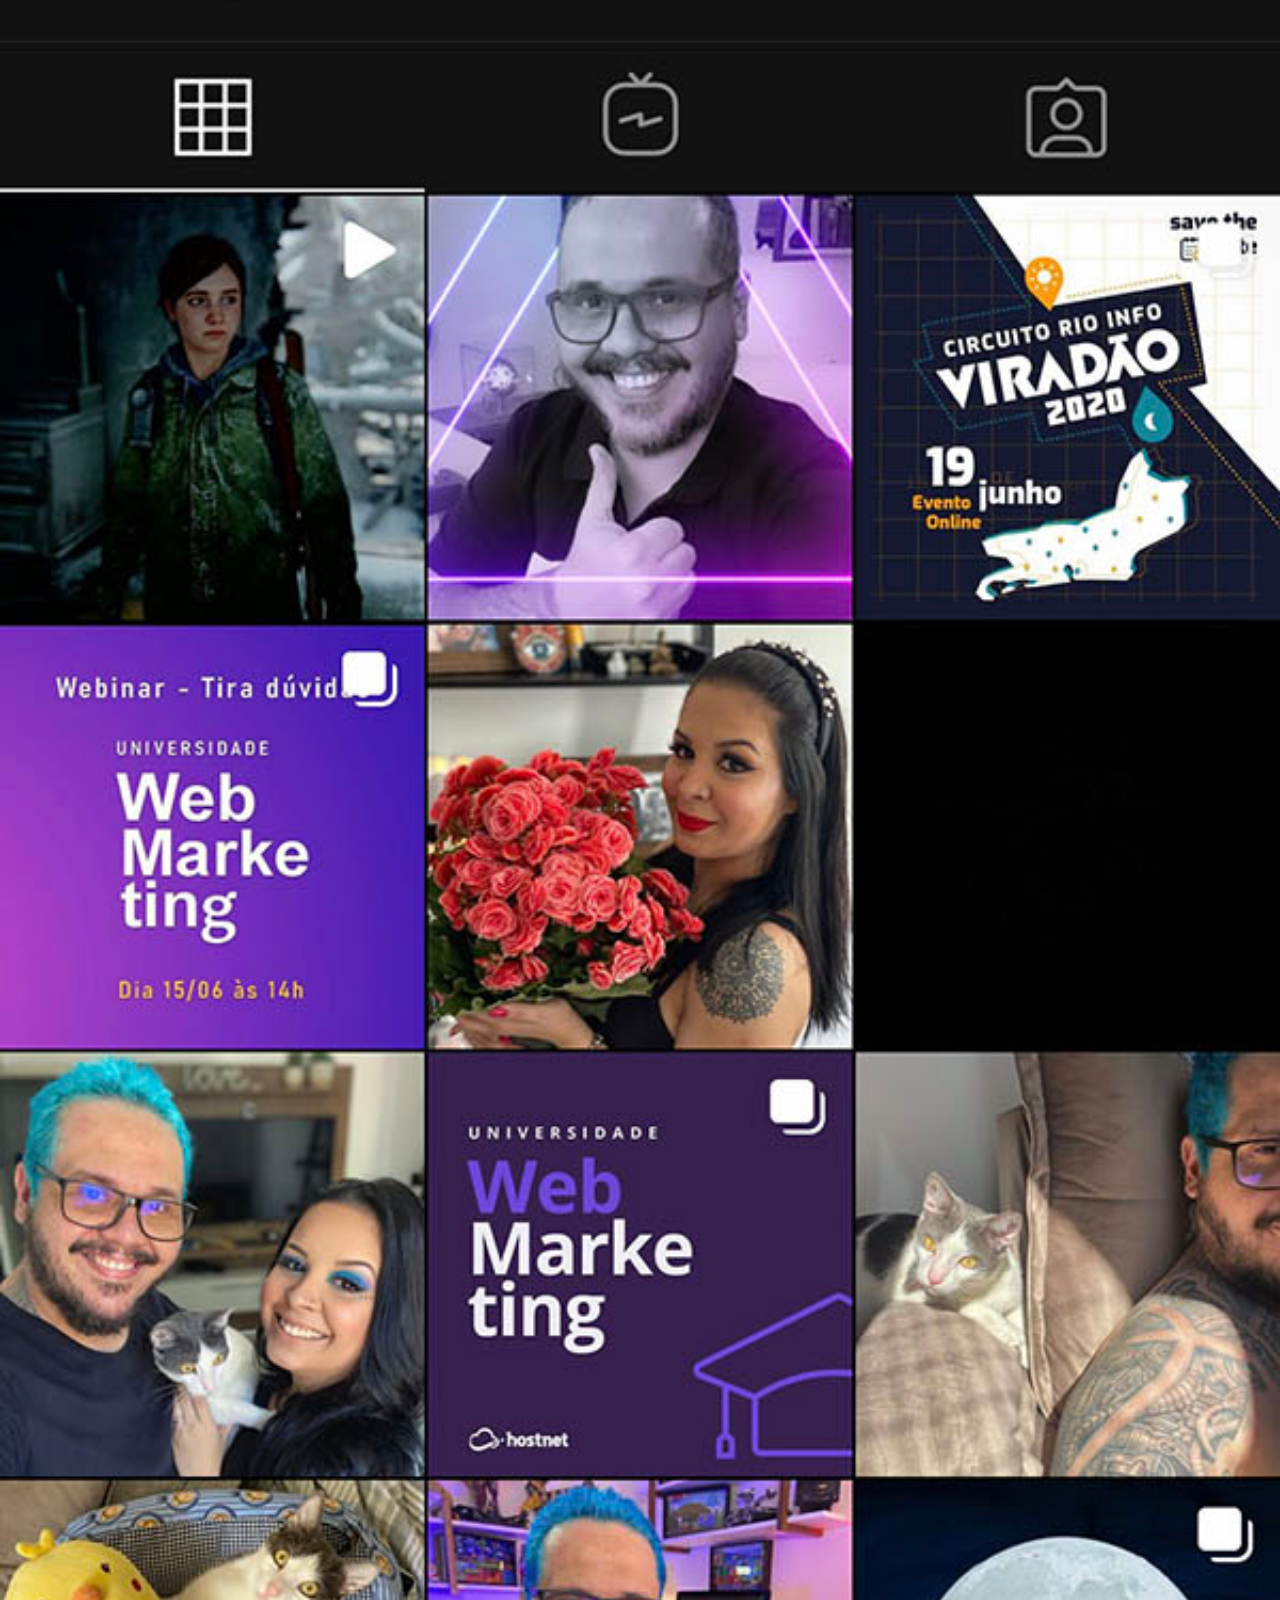
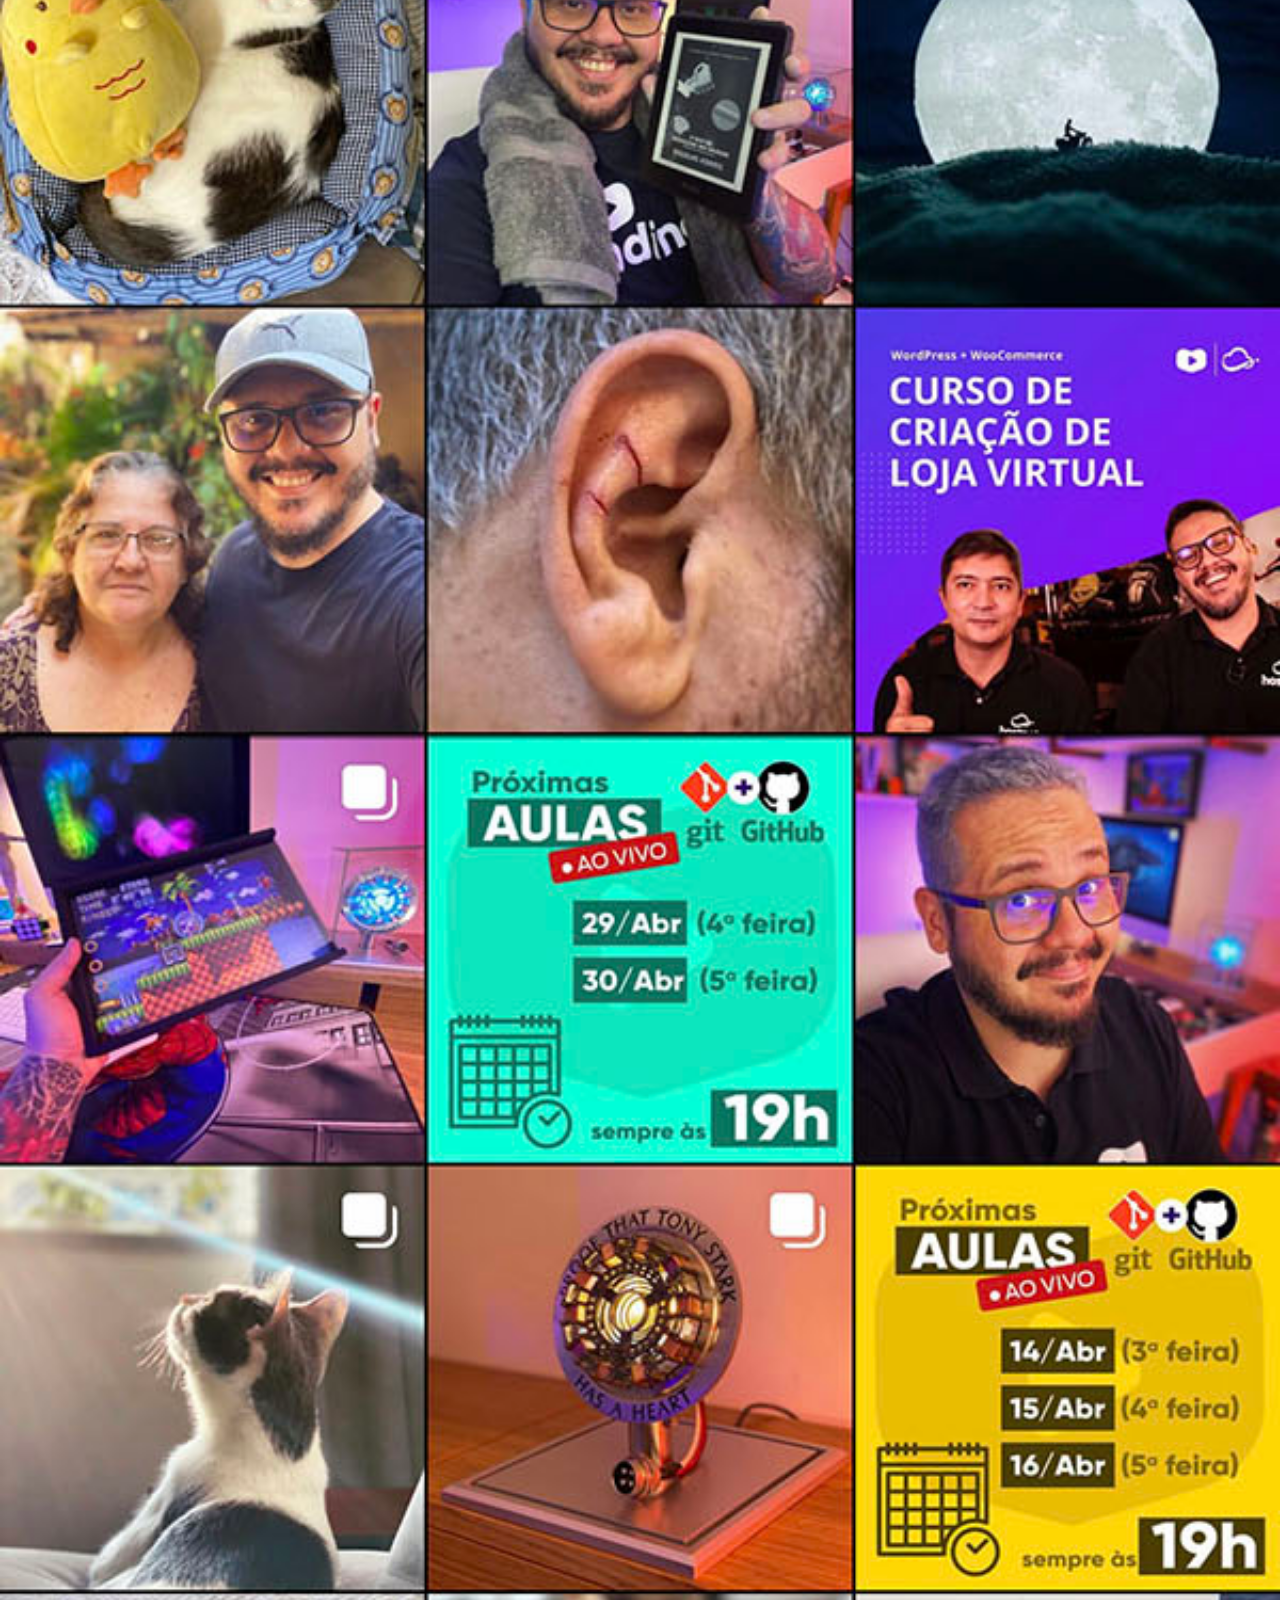
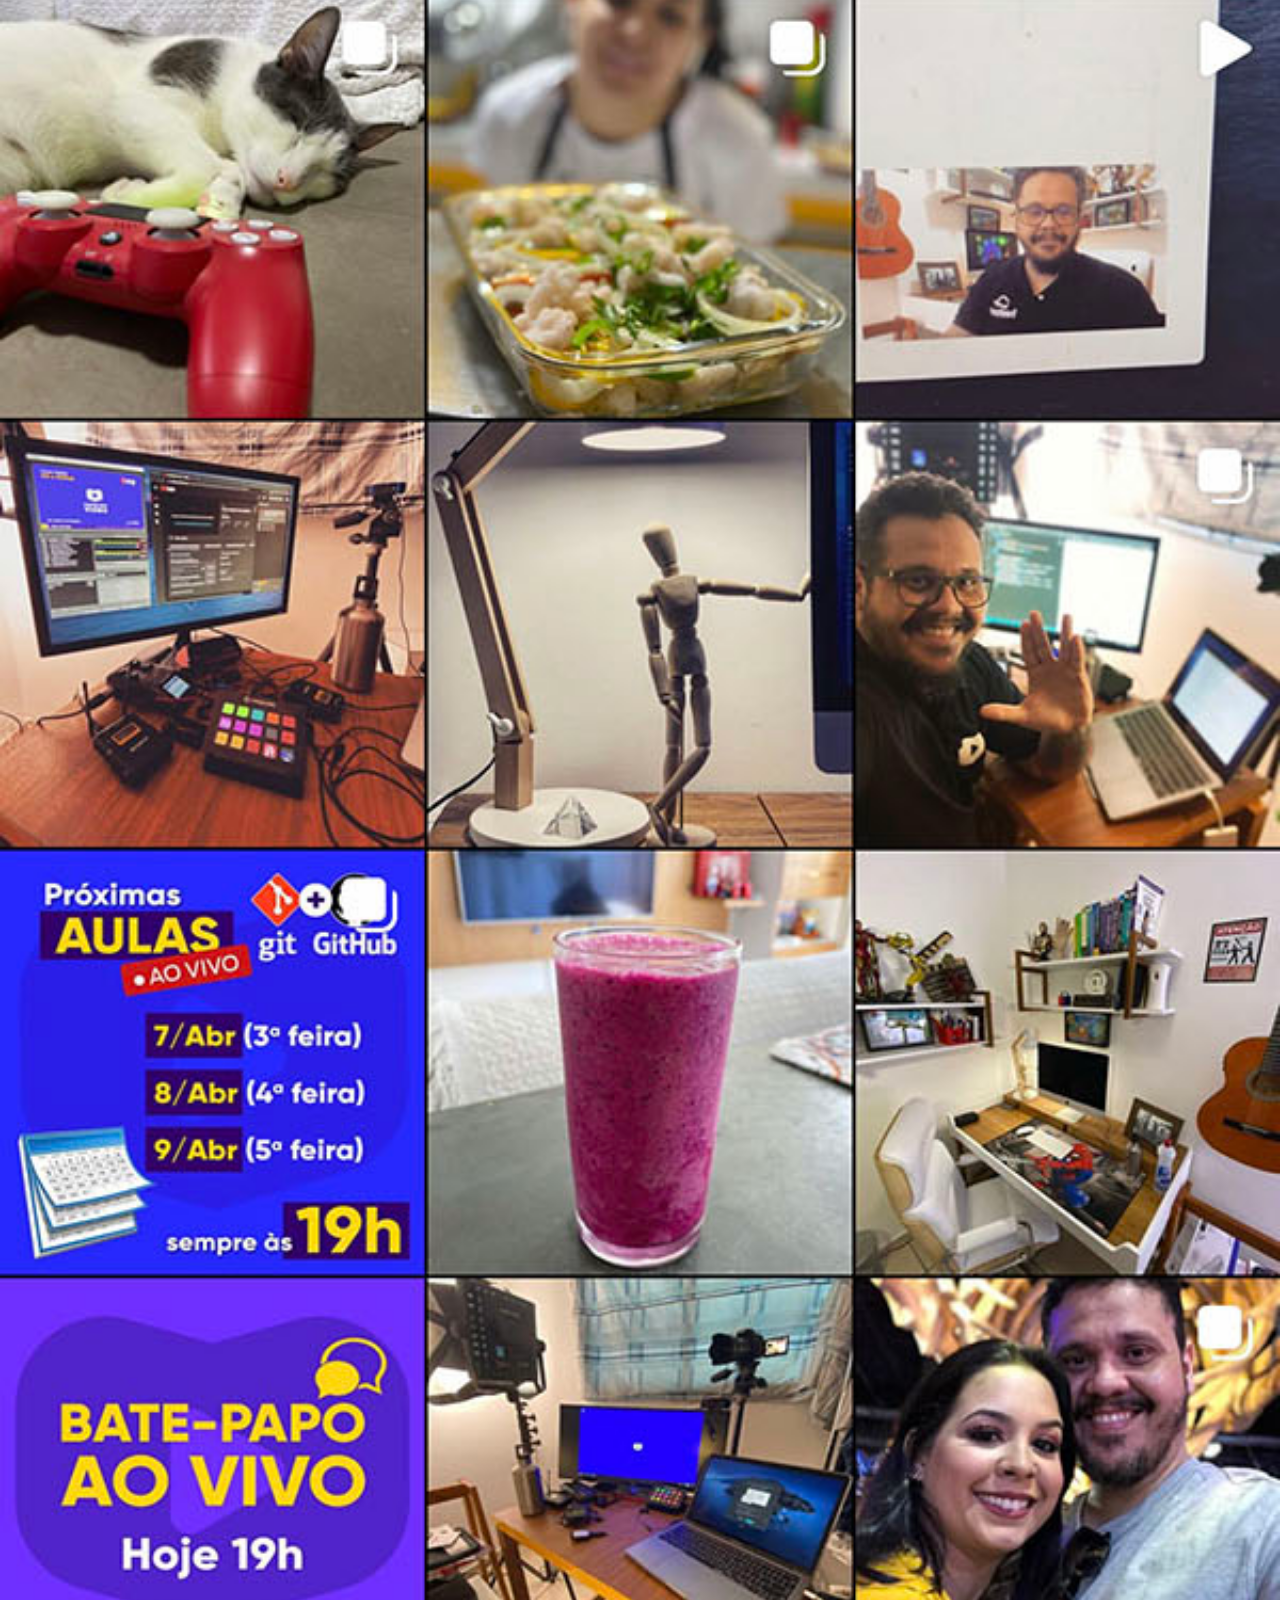
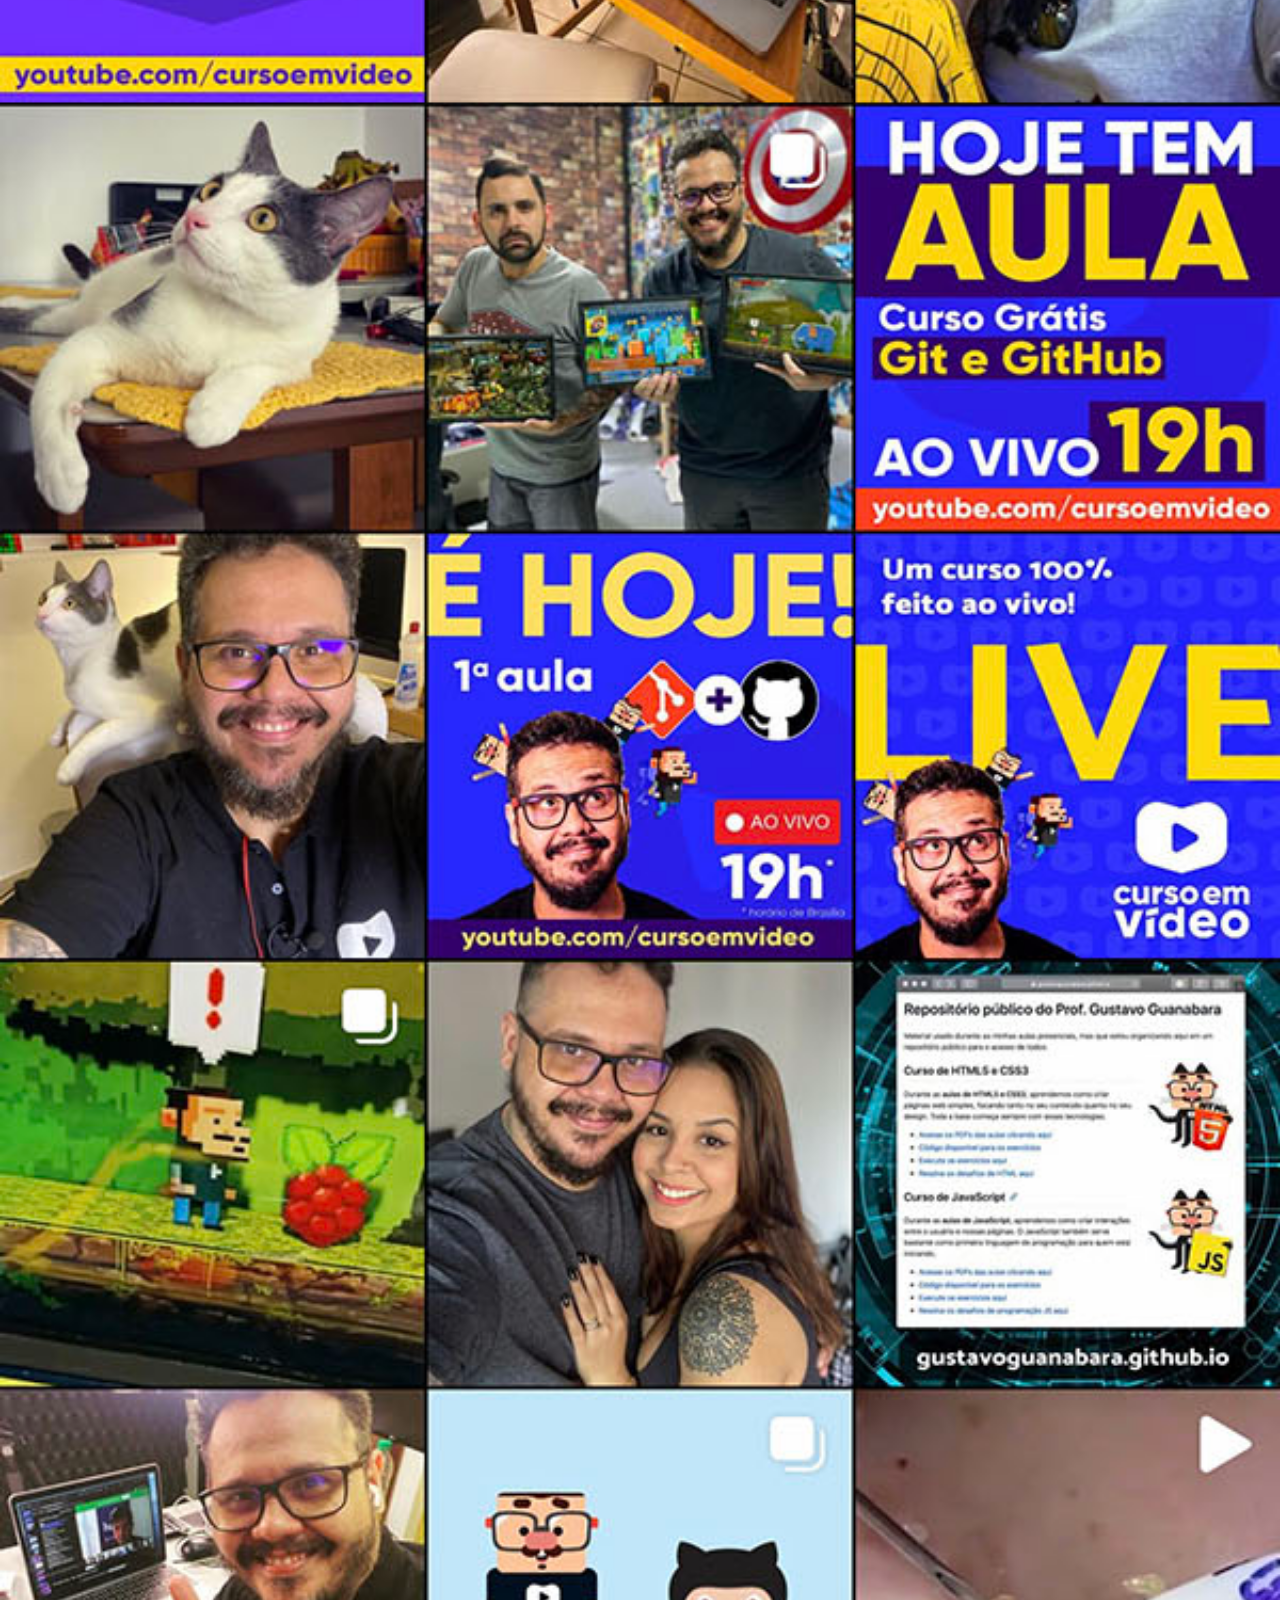
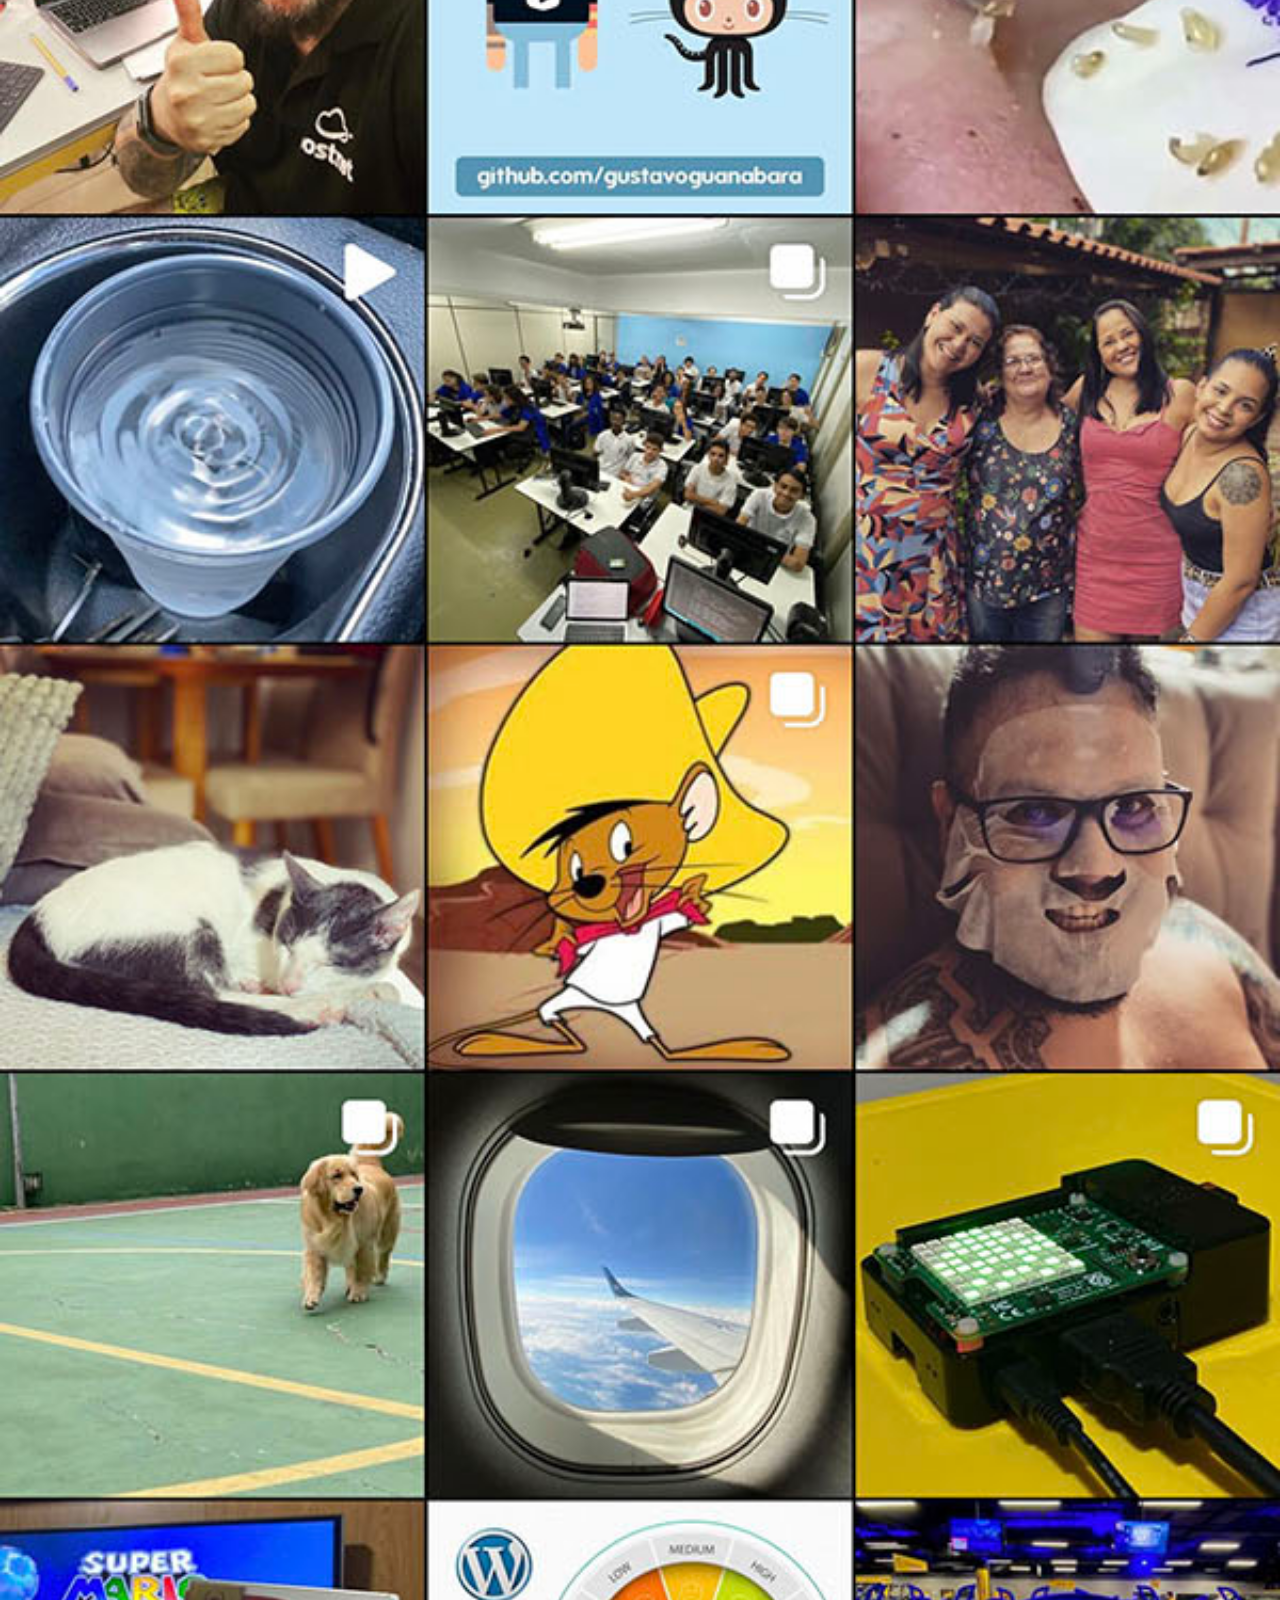
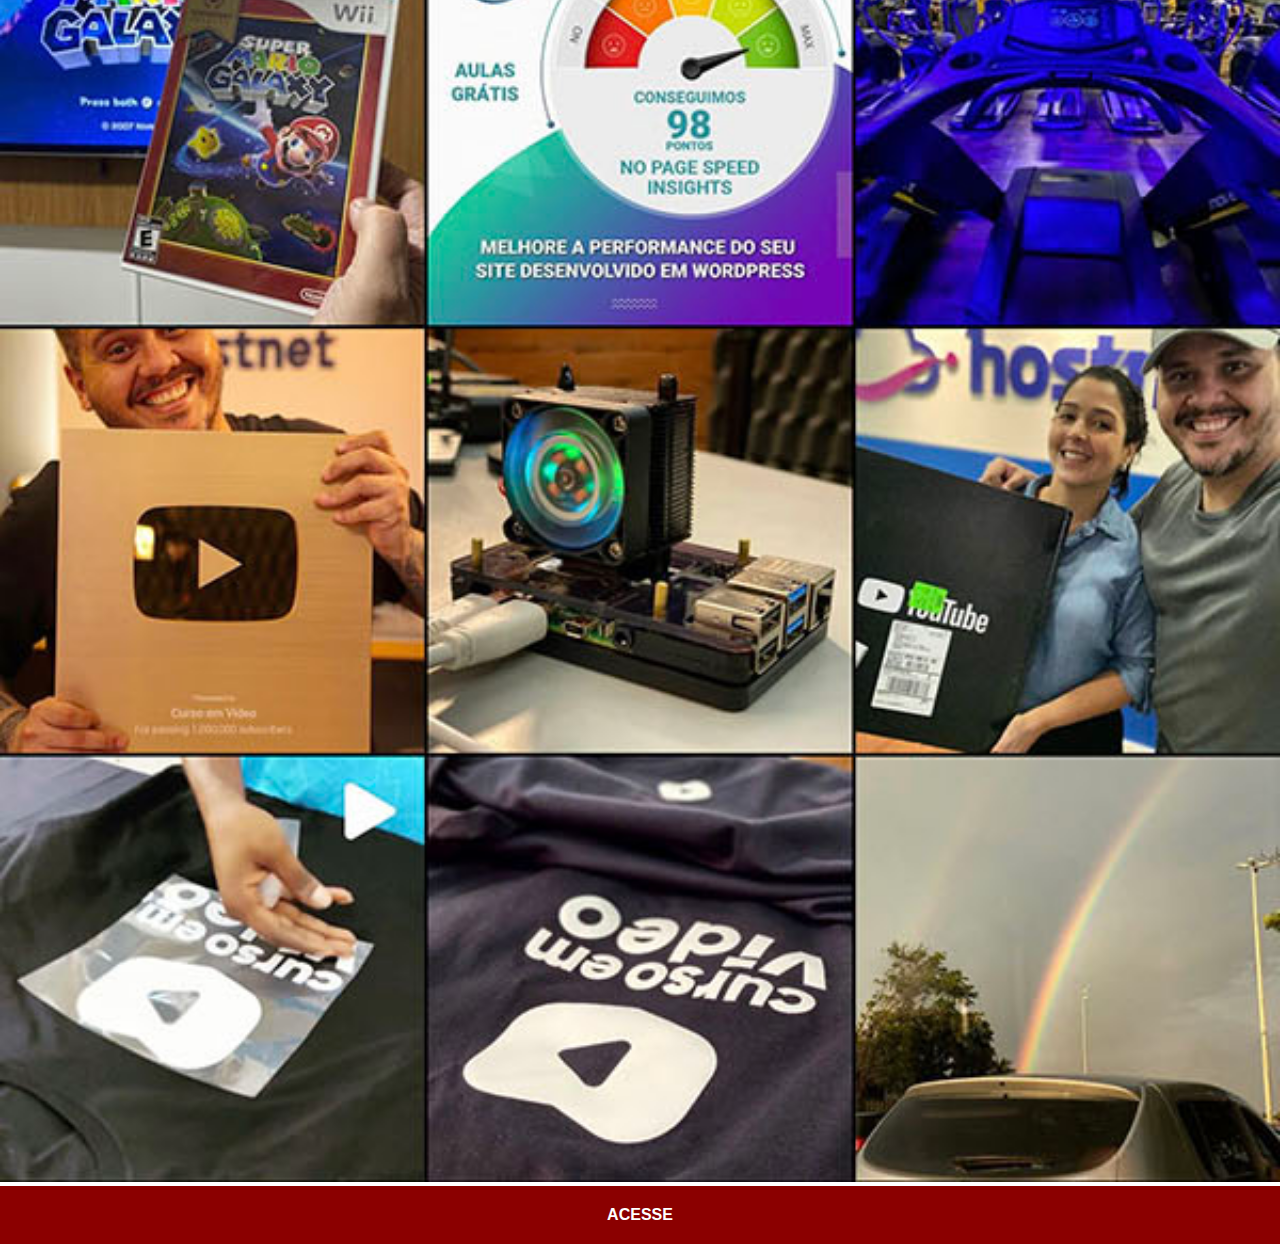
<file: instagram.html>
<!DOCTYPE html>
<html lang="pt-br">
<head>
    <meta charset="UTF-8">
    <meta name="viewport" content="width=device-width, initial-scale=1.0">
    <title>Instagram</title>
    <link rel="stylesheet" href="estilos/social.css">
</head>
<body>
    <img src="imagens/tela-instagram.jpg" alt="Instagram">
    <a href="https://www.instagram.com/gustavoguanabara" target="_blank">ACESSE</a>    
</body>
</html>
</file>
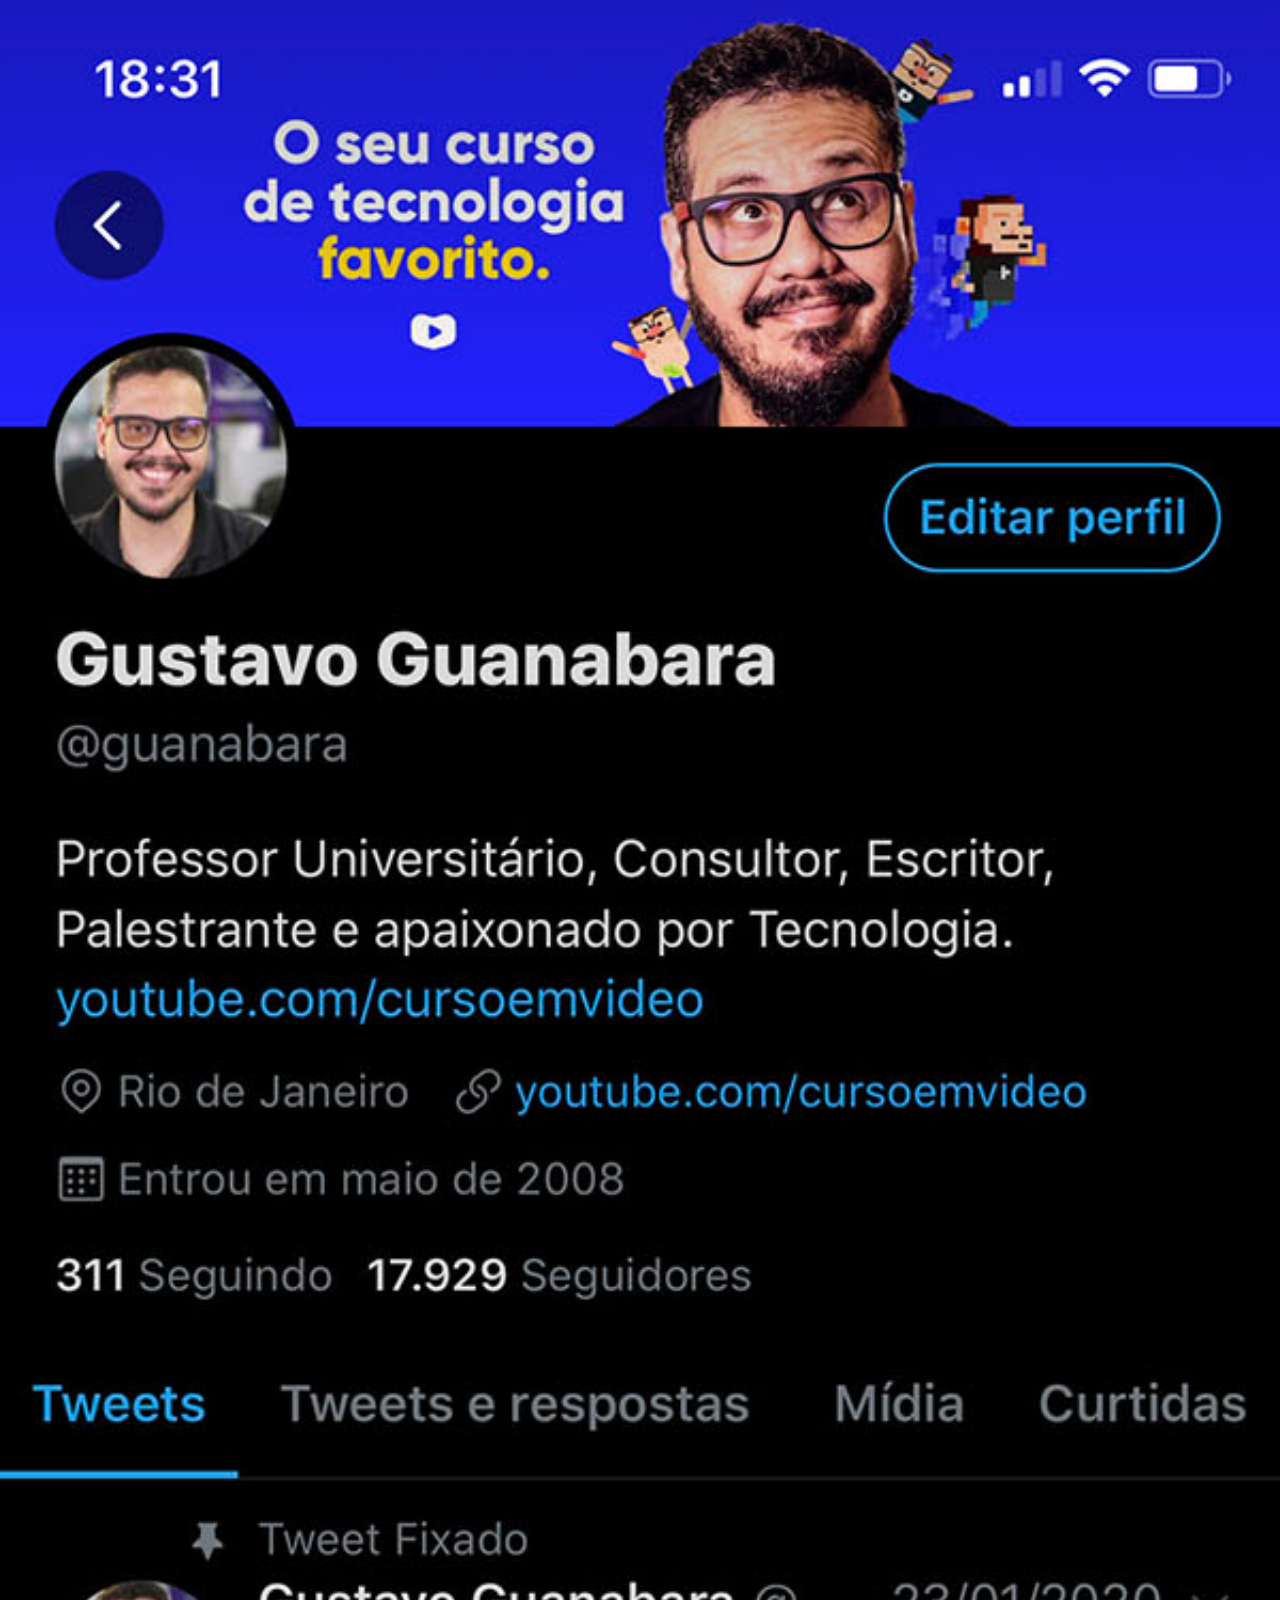
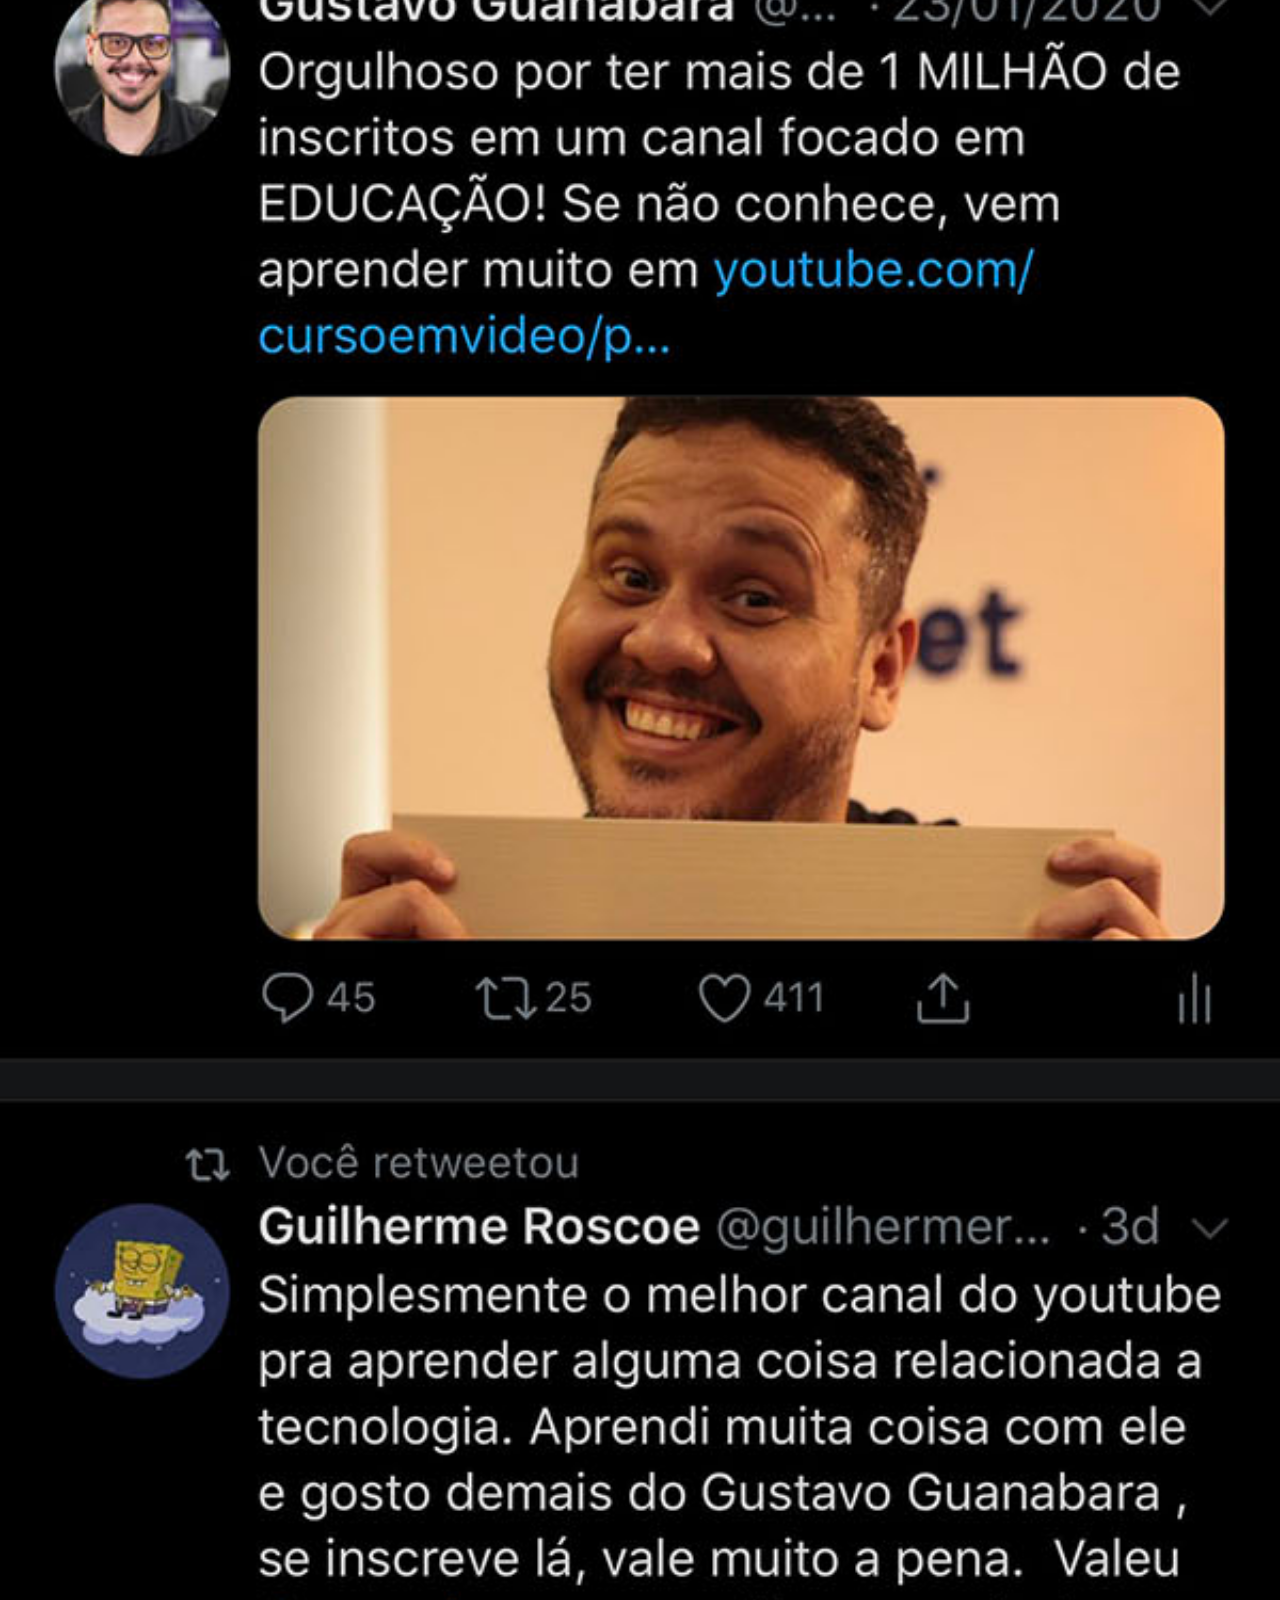
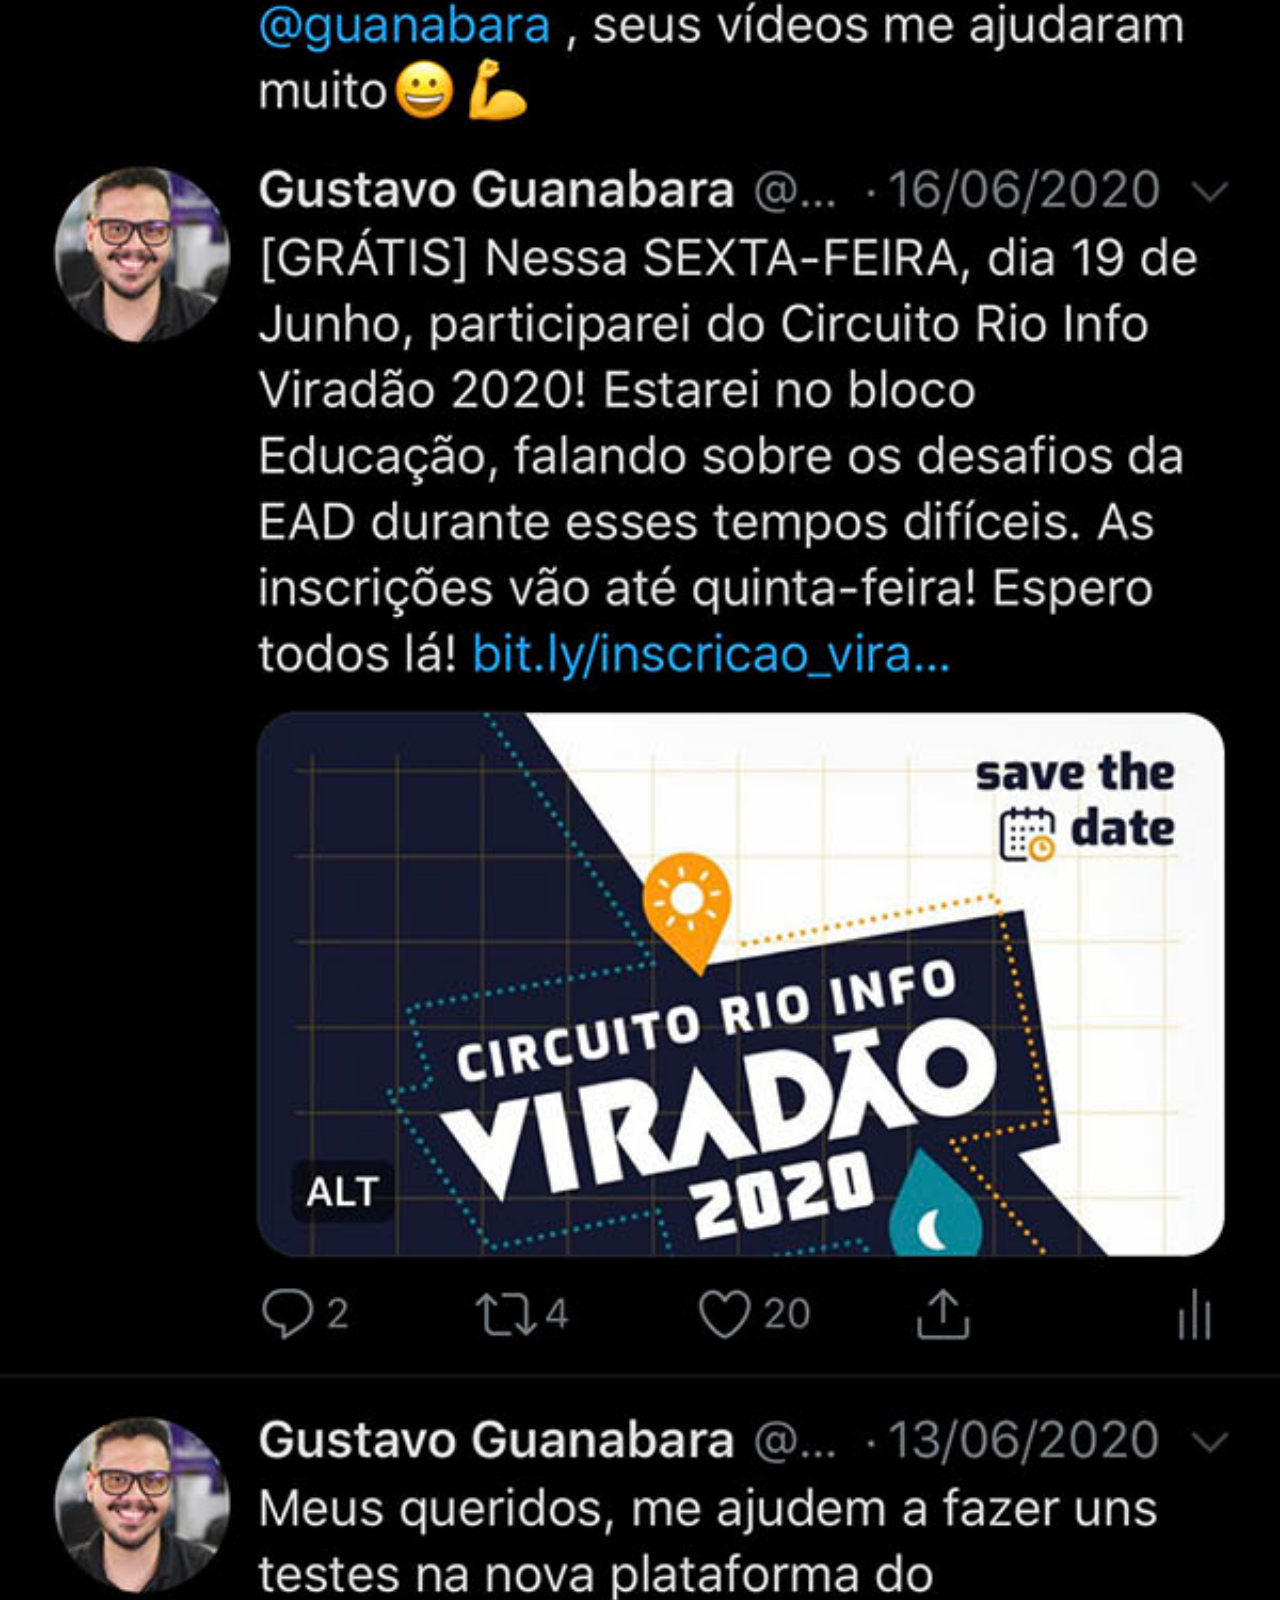
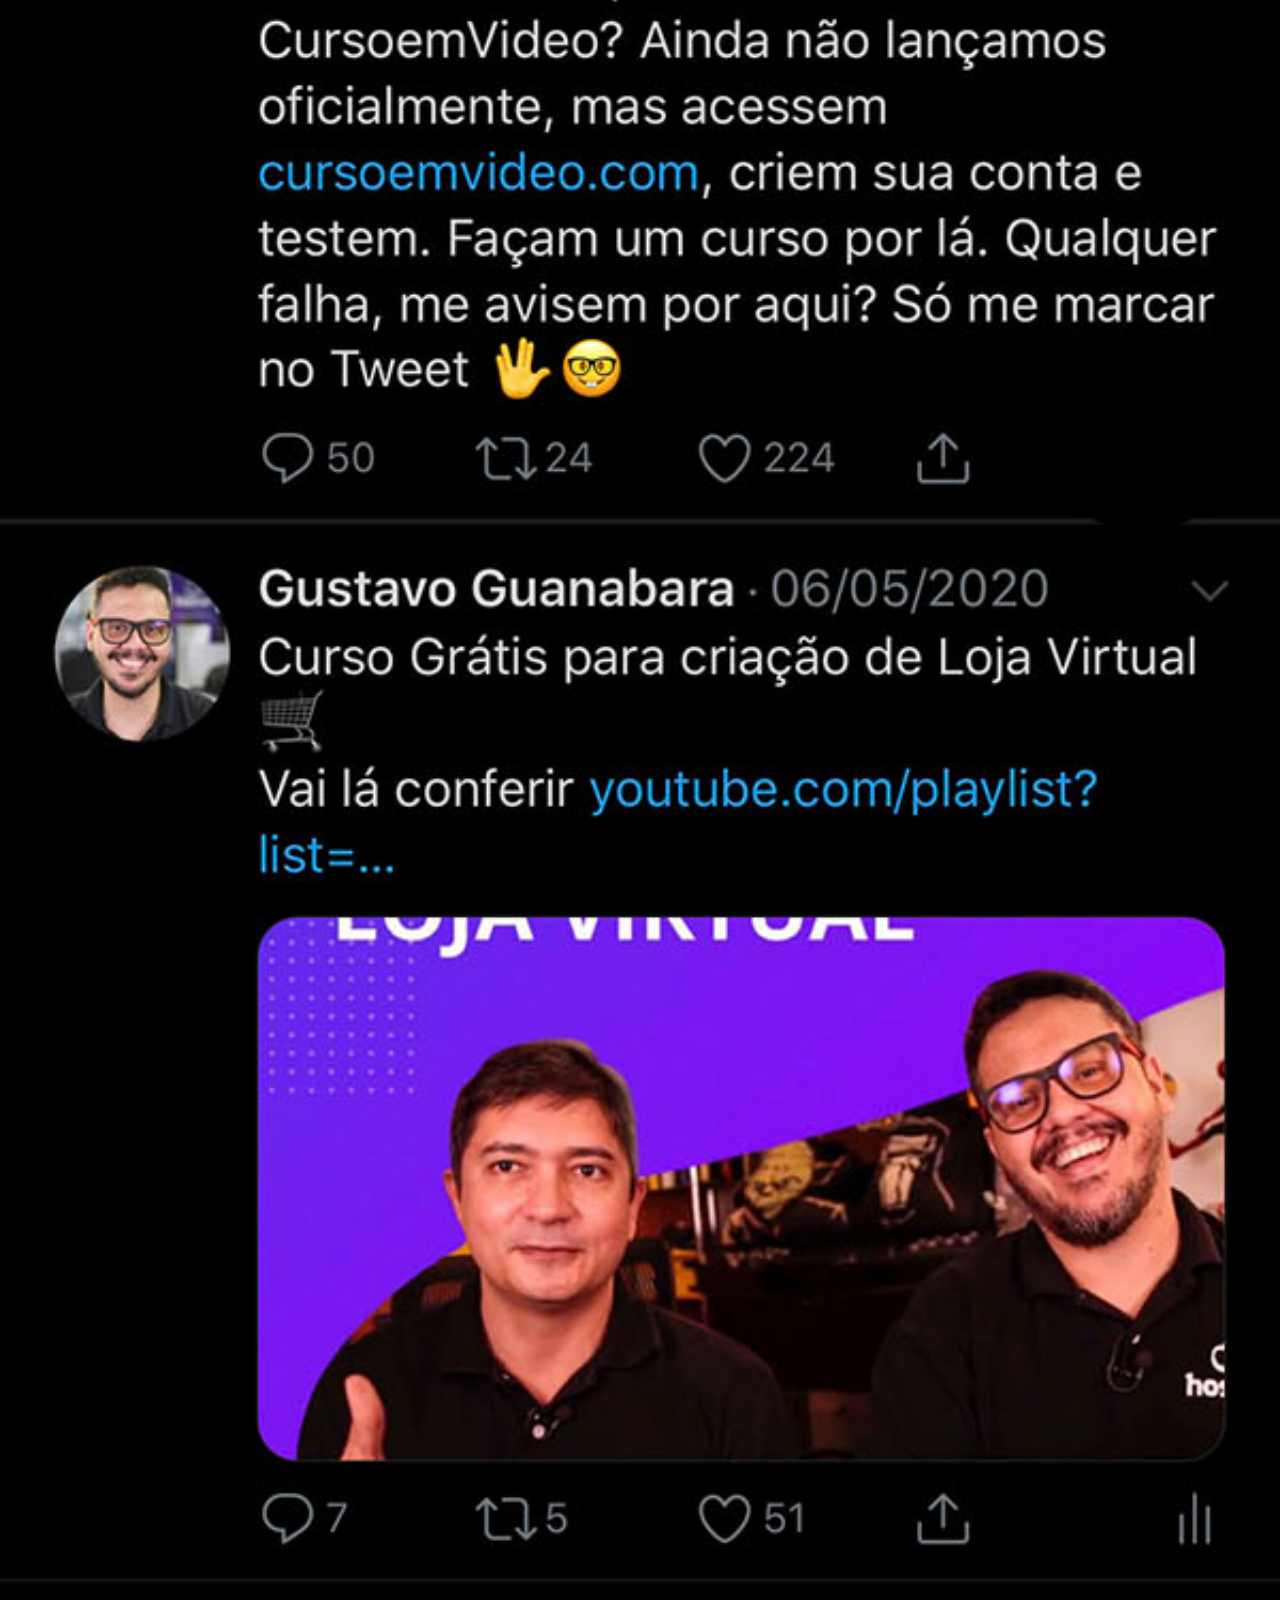
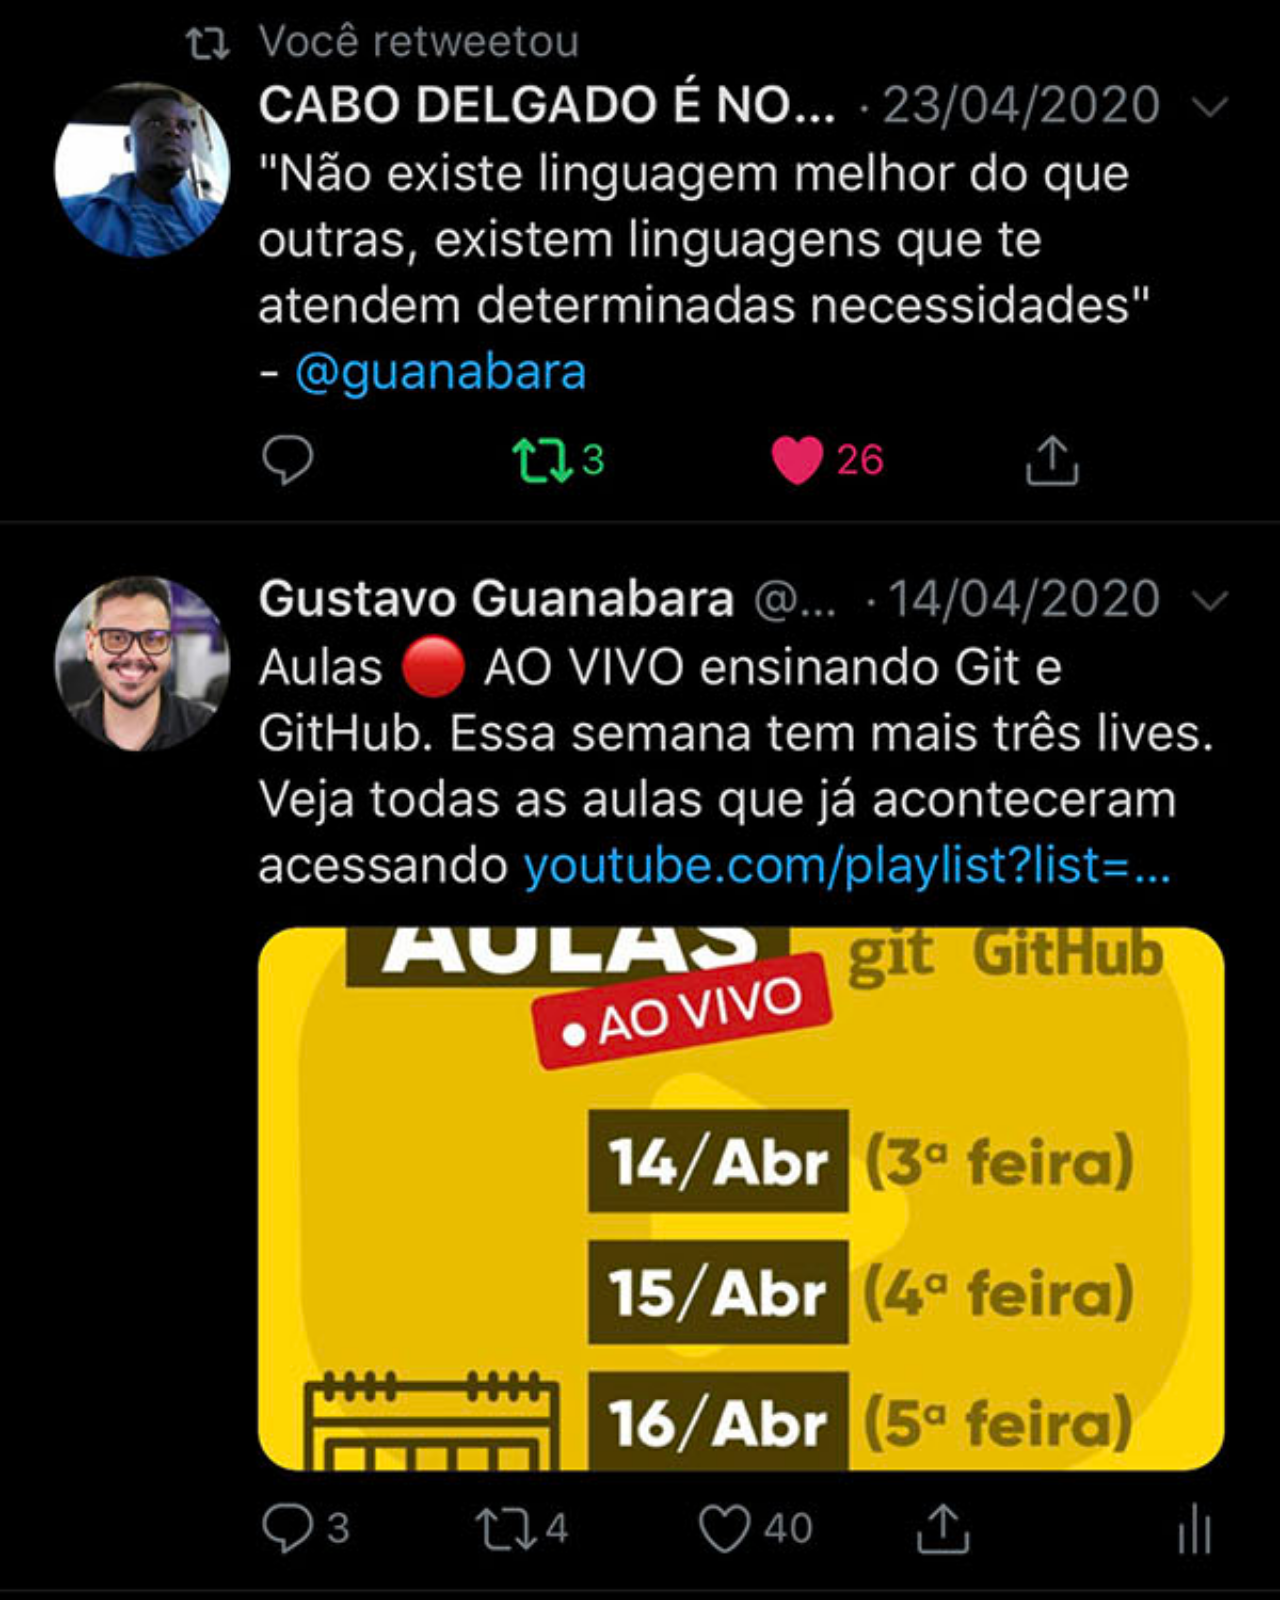
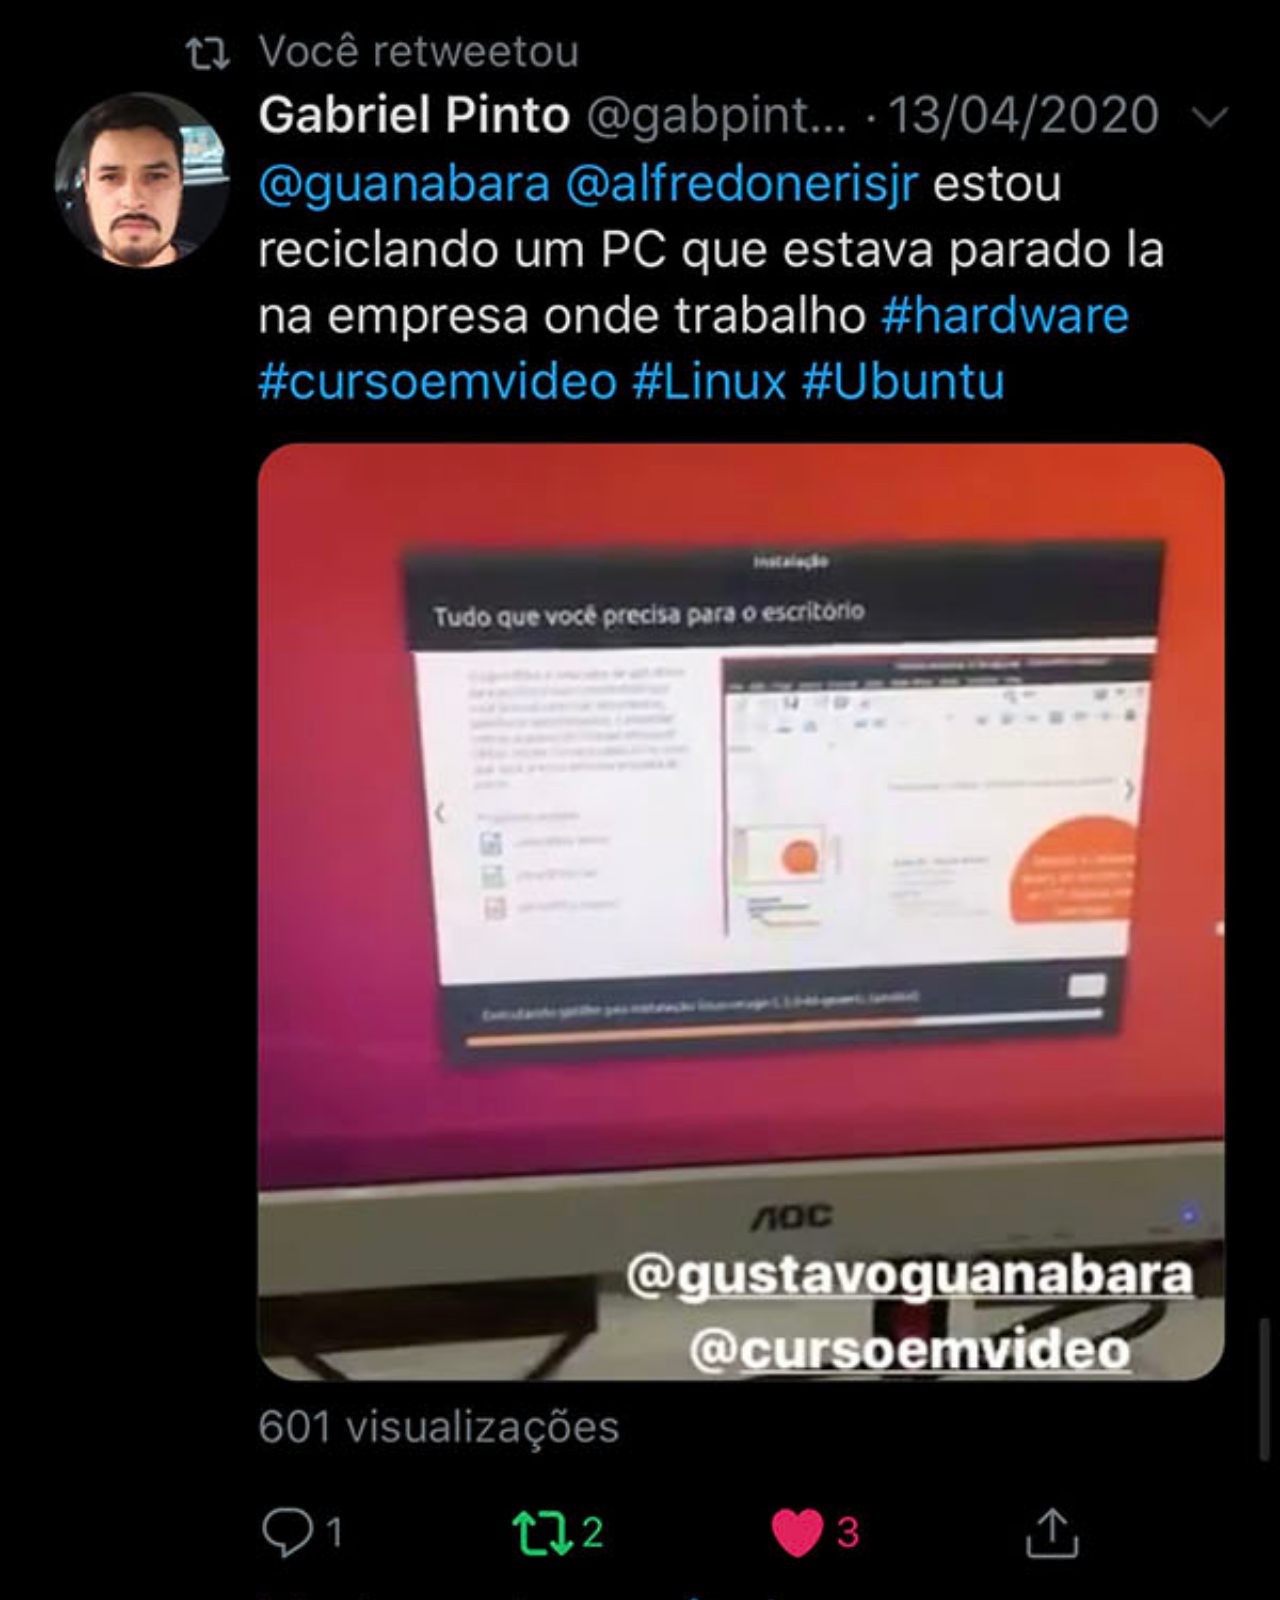
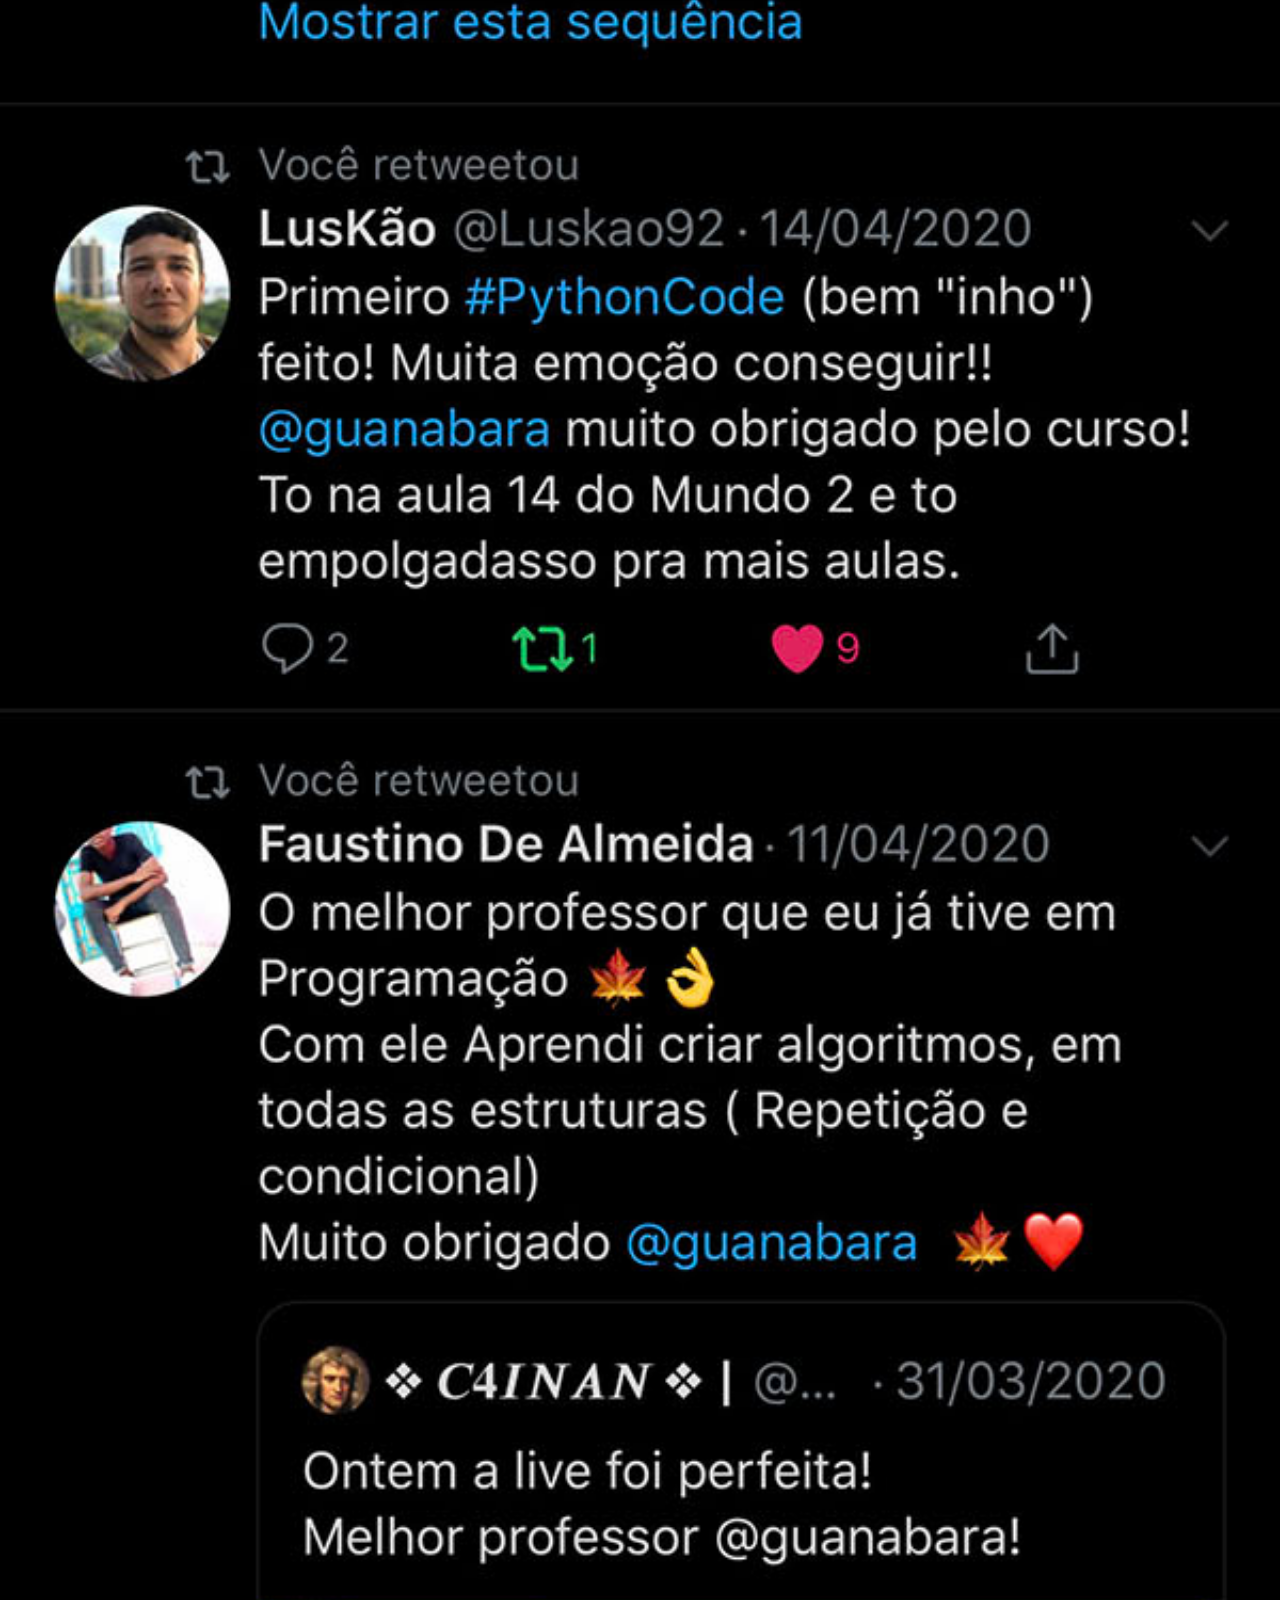
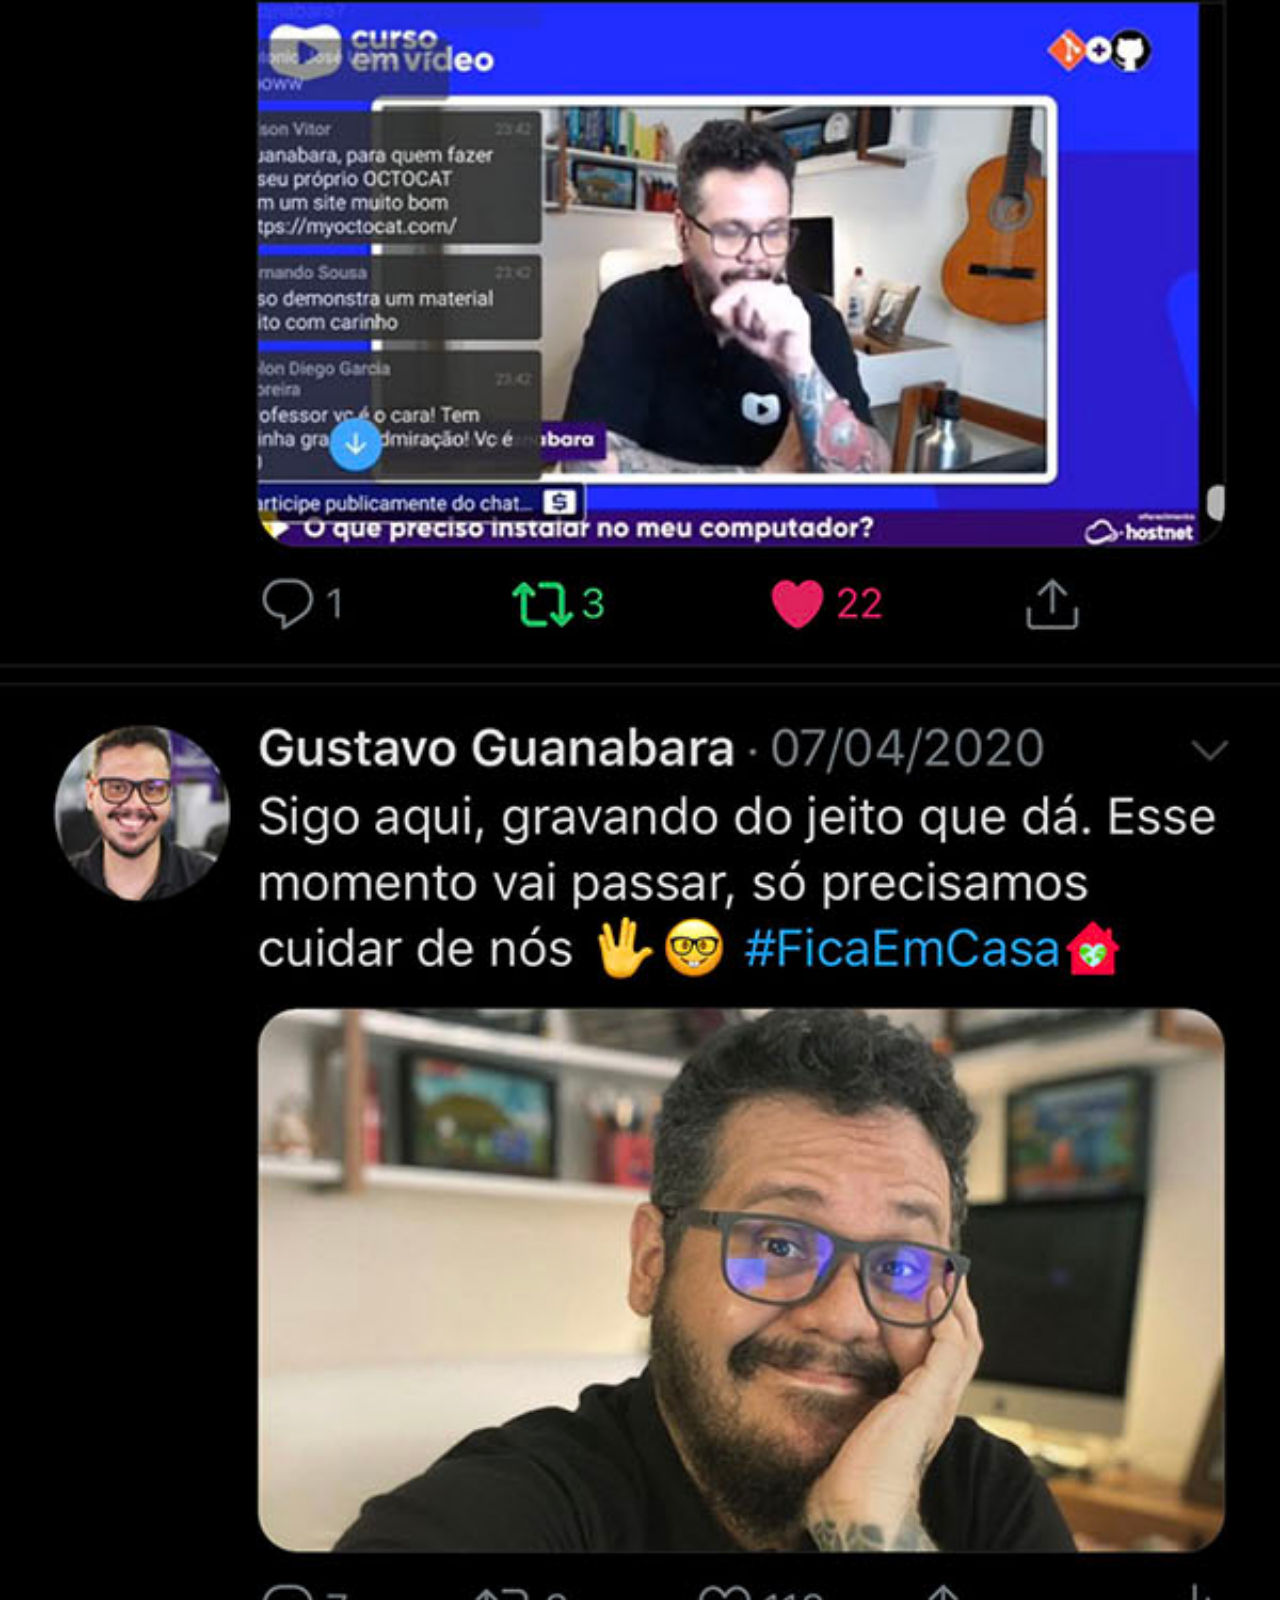
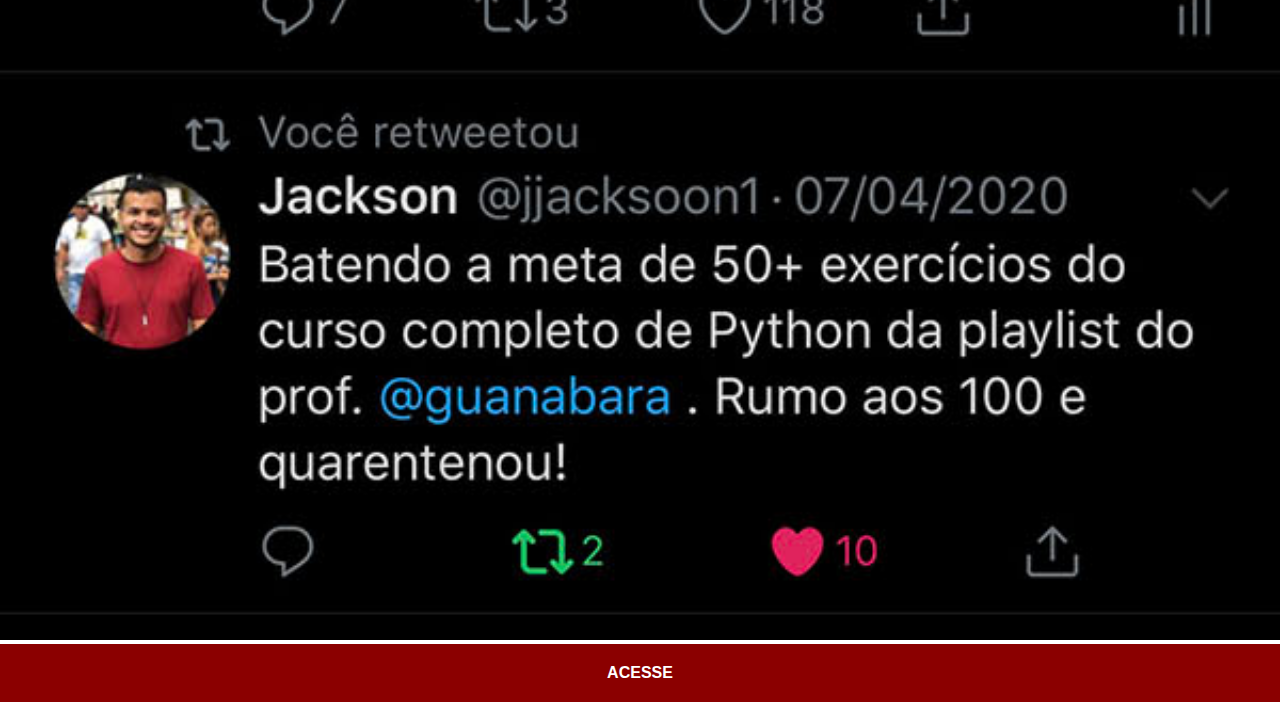
<file: twitter.html>
<!DOCTYPE html>
<html lang="pt-br">
<head>
    <meta charset="UTF-8">
    <meta name="viewport" content="width=device-width, initial-scale=1.0">
    <title>Twitter</title>
    <link rel="stylesheet" href="estilos/social.css">
</head>
<body>
    <img src="imagens/tela-twitter.jpg" alt="Twitter">
    <a href="https://twitter.com/guanabara" target="_blank">ACESSE</a>    
</body>
</html>
</file>
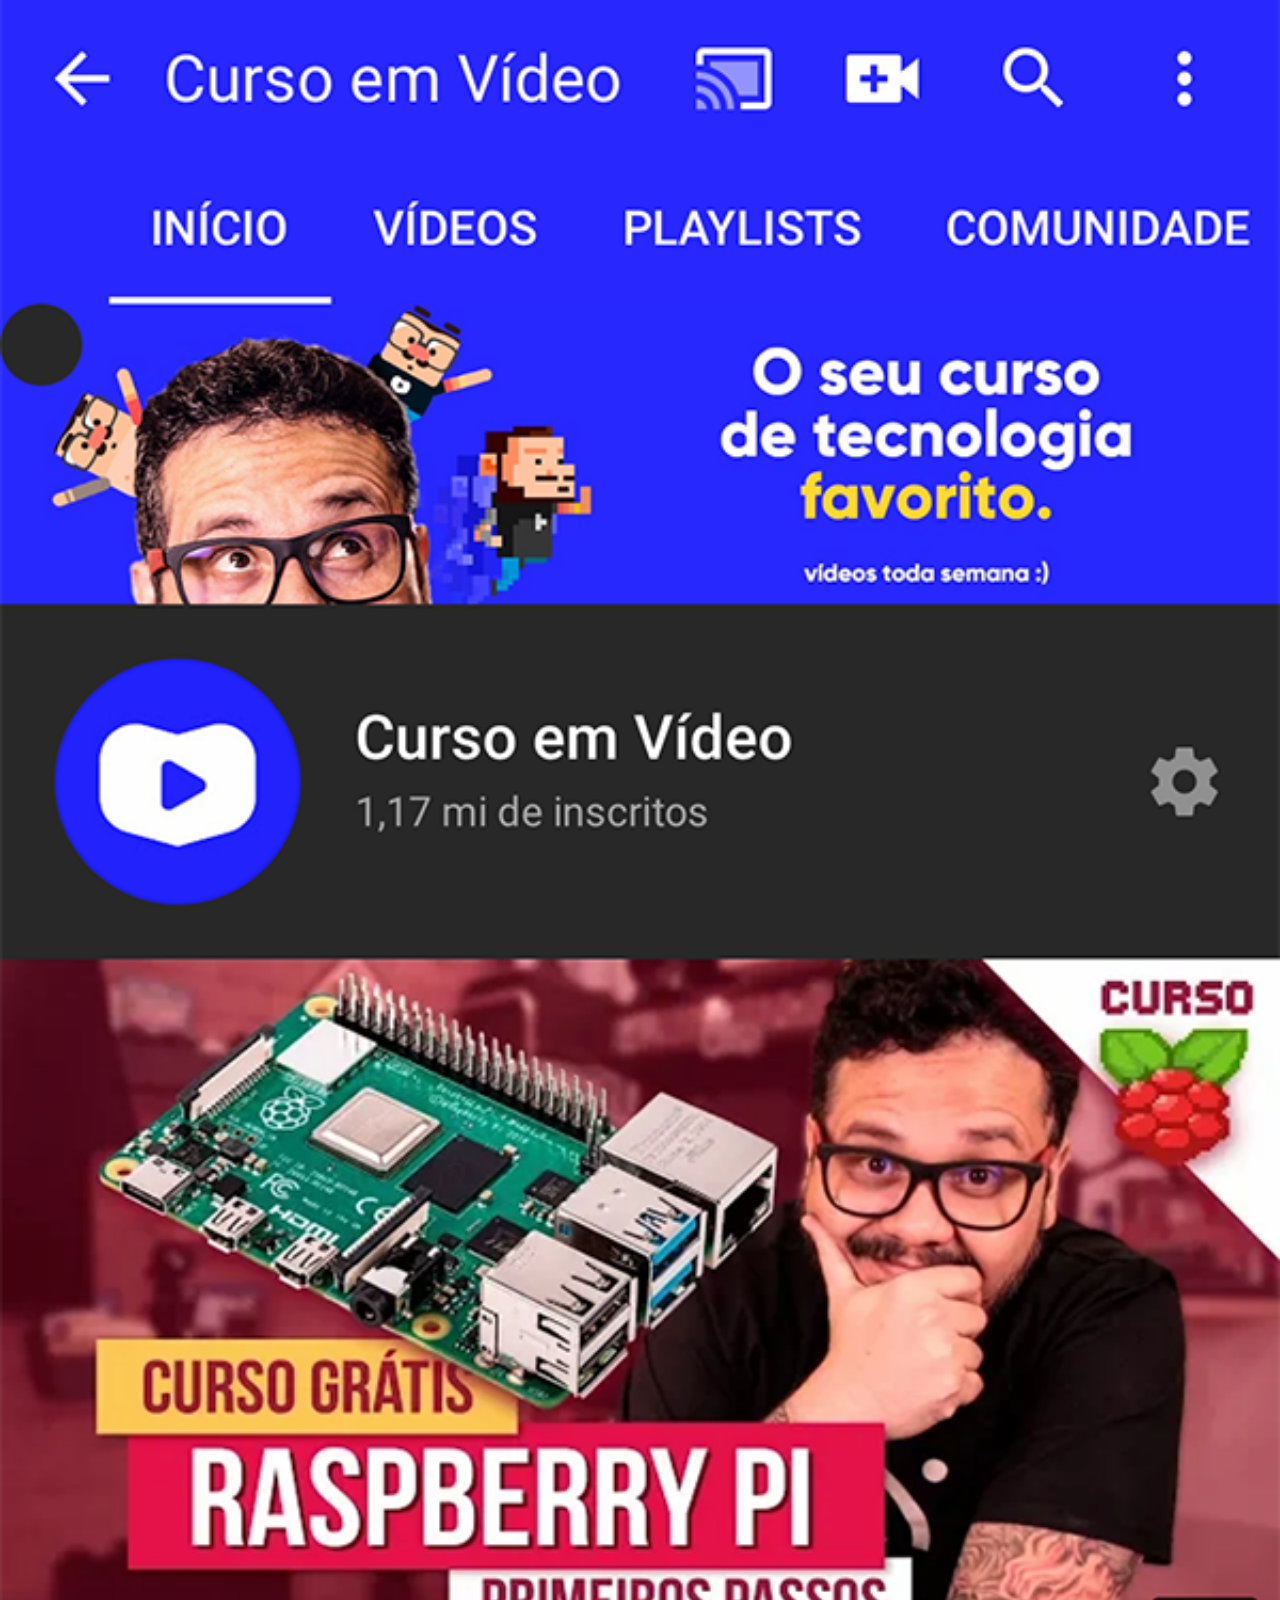
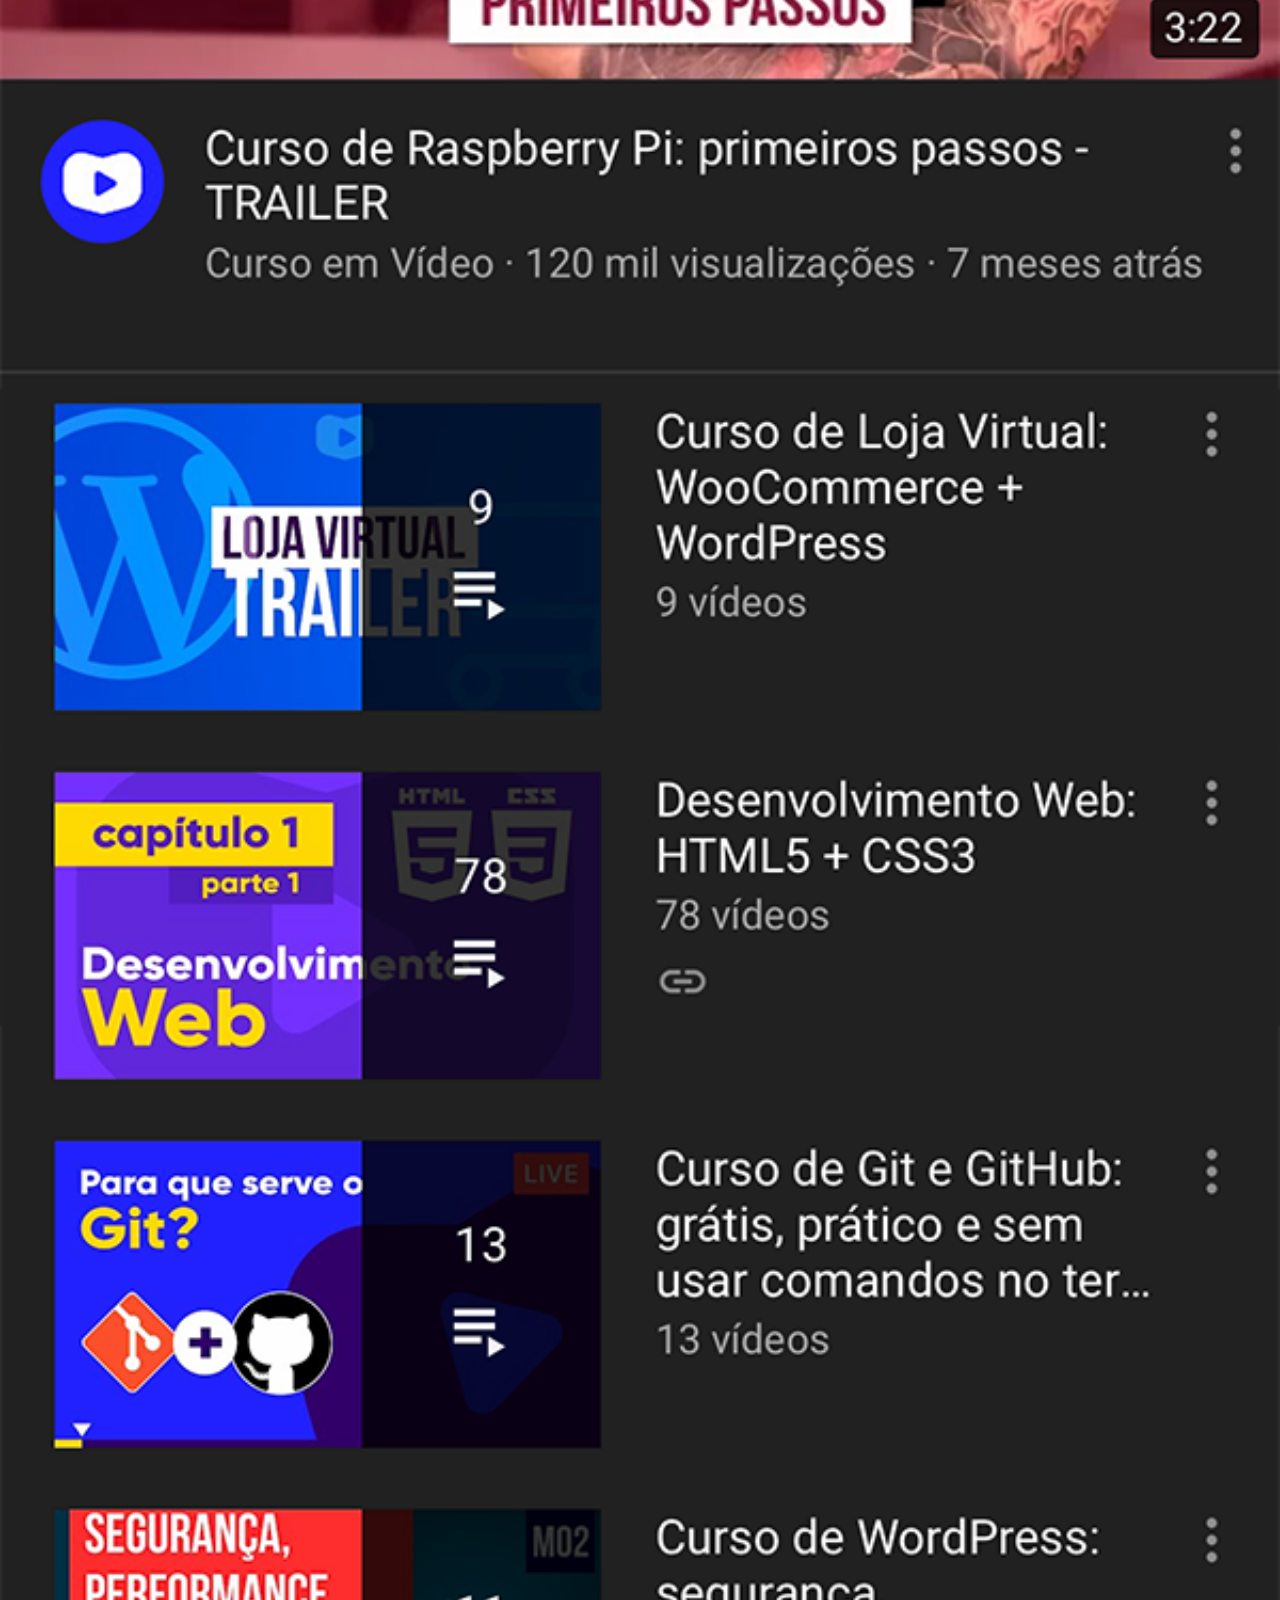
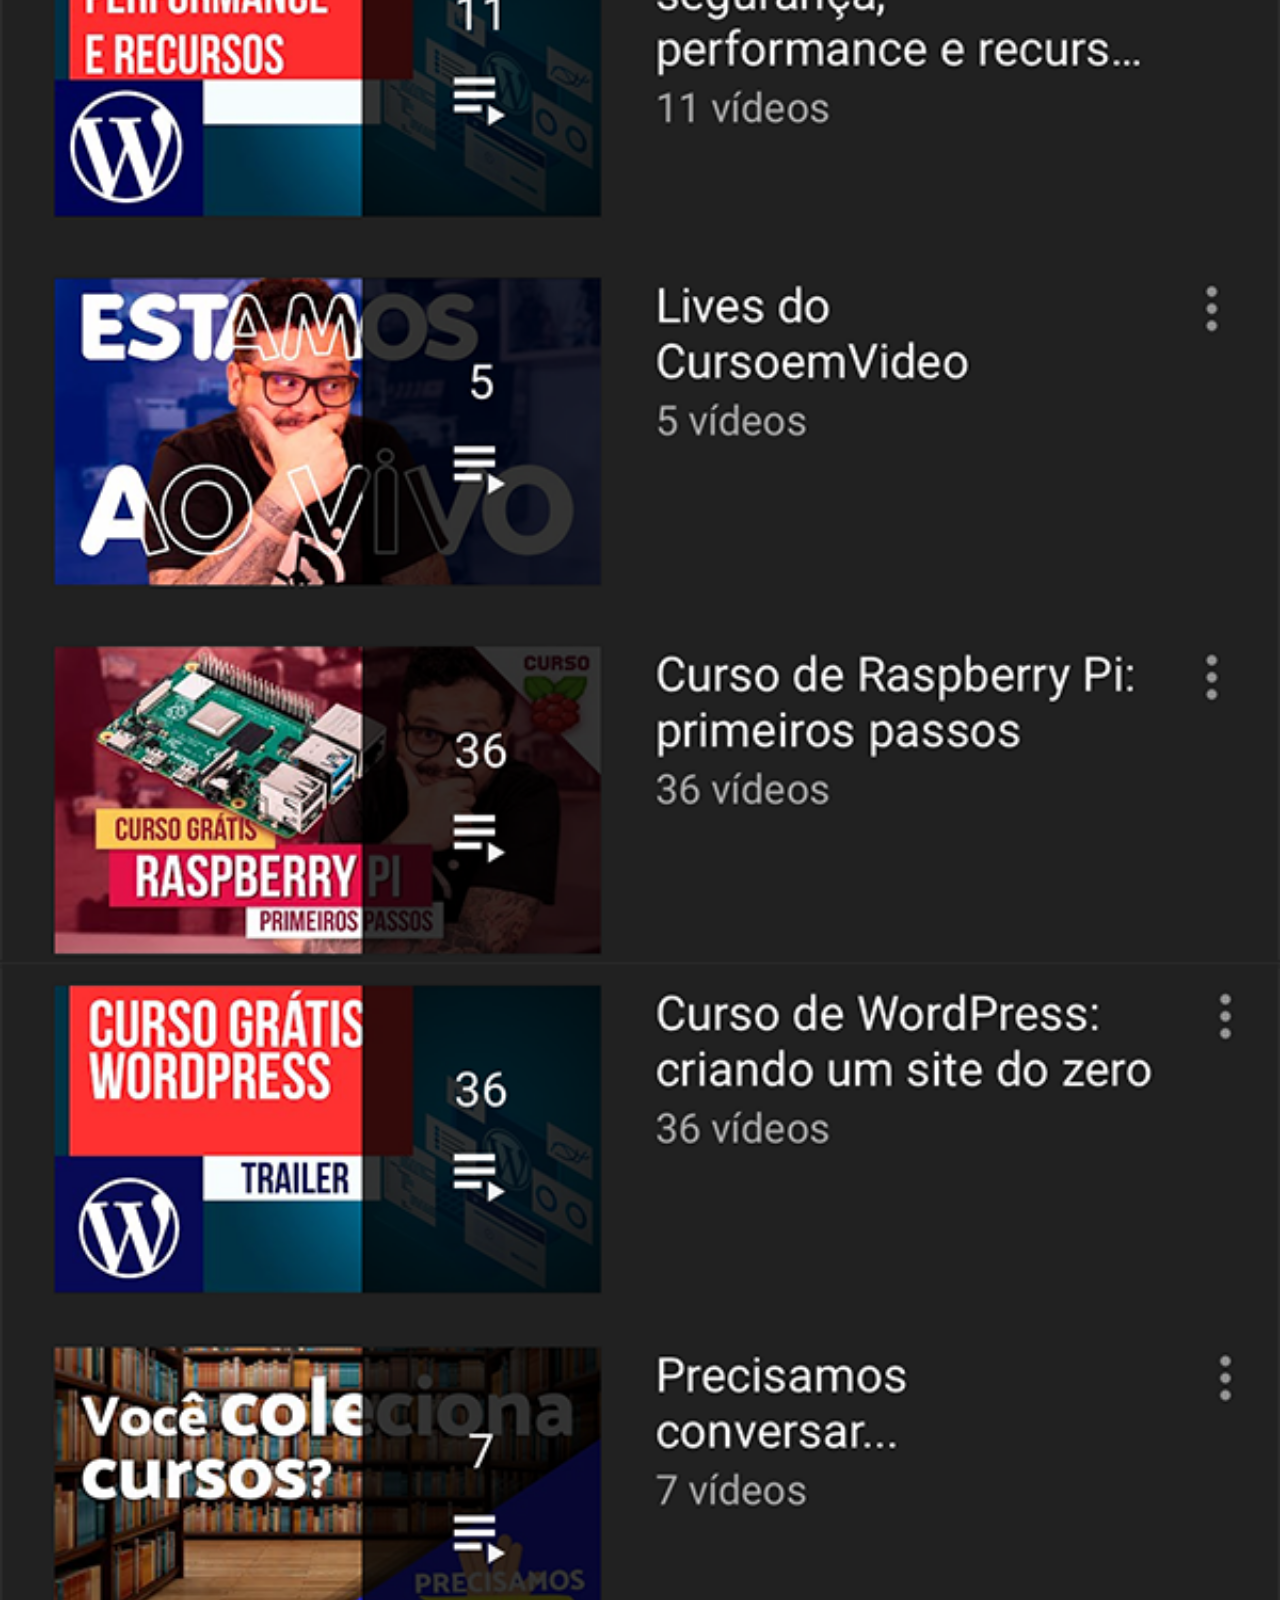
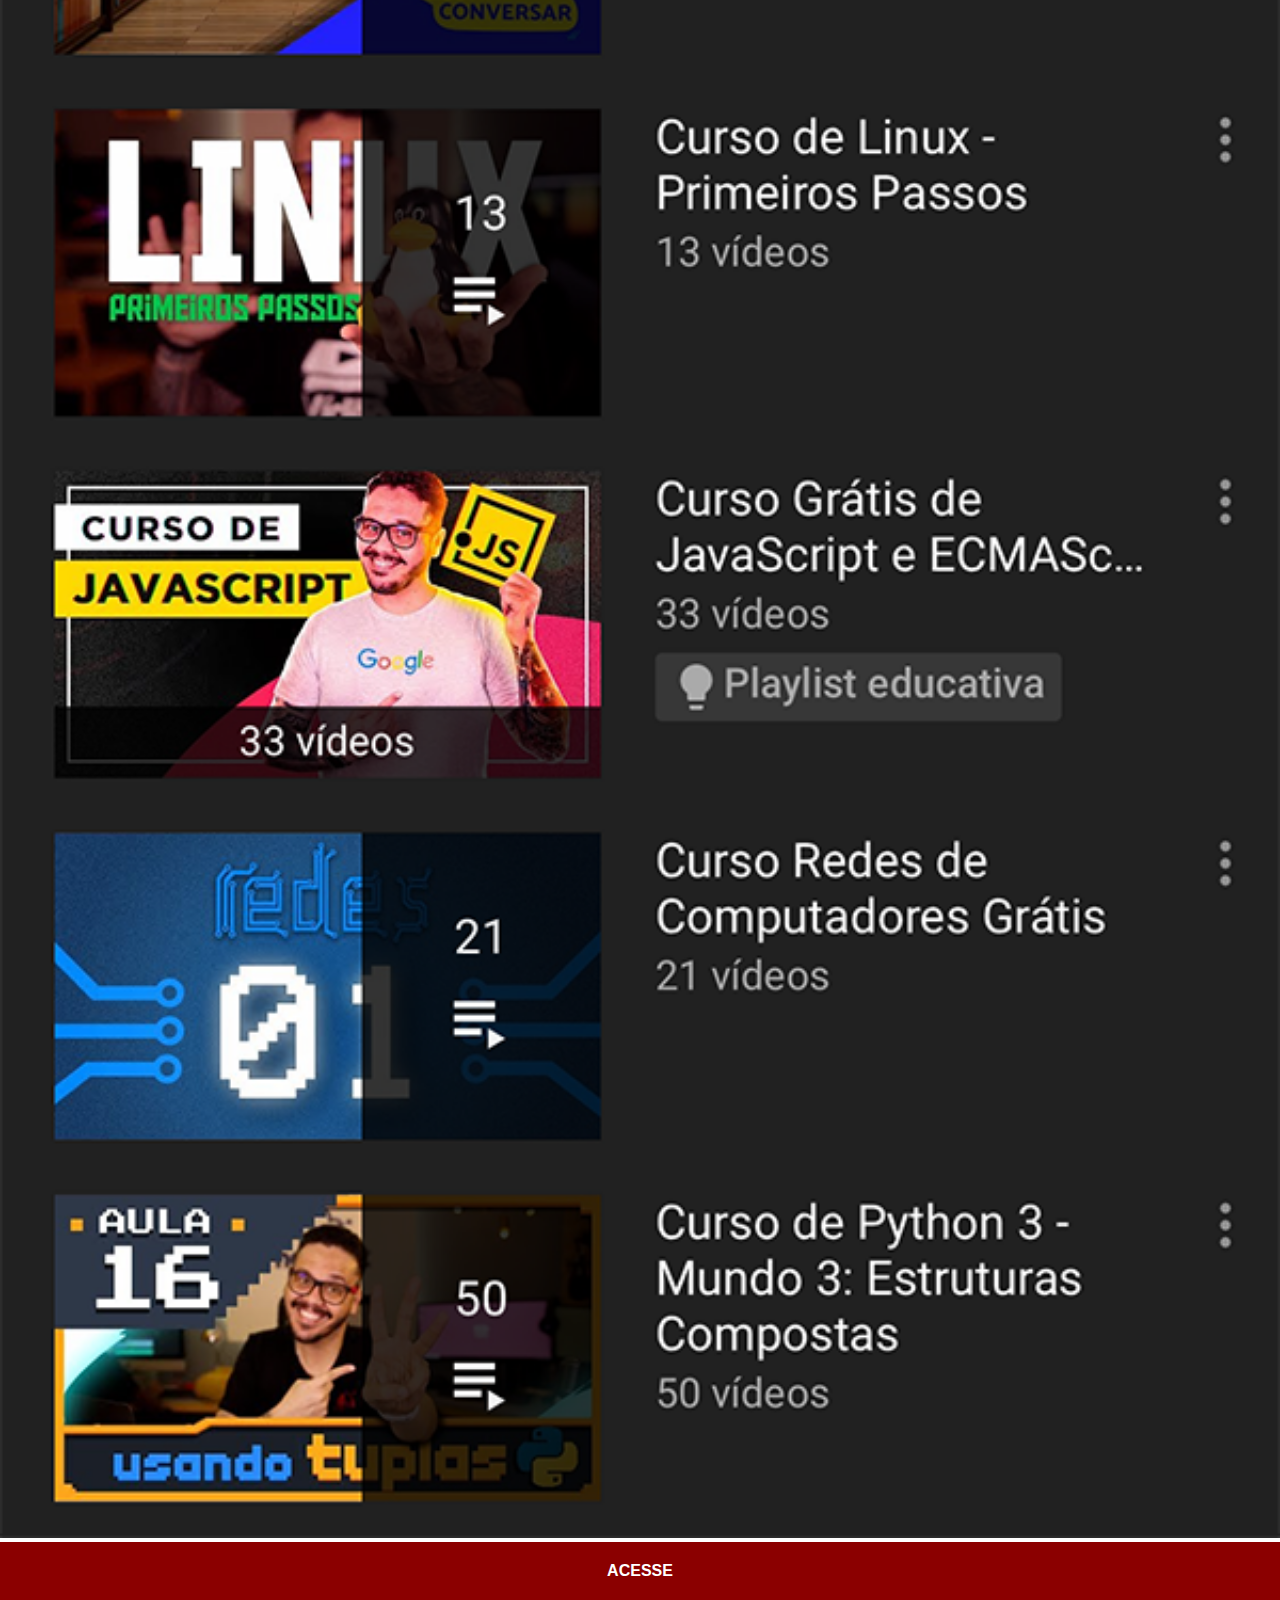
<file: youtube.html>
<!DOCTYPE html>
<html lang="pt-br">
<head>
    <meta charset="UTF-8">
    <meta name="viewport" content="width=device-width, initial-scale=1.0">
    <title>YouTube</title>
    <link rel="stylesheet" href="estilos/social.css">
    
</head>
<body>
    <img src="imagens/tela-youtube.png" alt="YouTube">
    <a href="https://www.youtube.com/@CursoemVideo/playlists" target="_blank">ACESSE</a>
</body>
</html>
</file>
<file: estilos/style.css>
@charset "UTF-8";

* {
    margin: 0px;
    padding: 0px;
    font-family: Arial, Helvetica, sans-serif;
}

html, body {
    height: 100vh;
    width: 100vw;
    background-color: black;
}

body {
    background: url('../imagens/fundo-madeira.jpg') top center/cover no-repeat fixed;
}

main {
    position: relative;
    height: 100vh;        
}

section#telefone {
    position: absolute;
    top: 50%;
    left: 50%;
    transform: translate(-50%, -50%);
    height: 627px;
    width: 311px;        
    background: url('../imagens/frame-iphone.png') no-repeat;
}

iframe#tela {
    position: relative;
    top: 80px;
    left: 22px;
    width: 267px;
    height: 471px;
}

section#redes-sociais {
    text-align: right;
}

section#redes-sociais img {
    width: 50px;  
    margin: 10px;  
    border-radius: 50%;
    box-shadow: 2px 2px 5px rgba(0, 0, 0, 0.400);
    box-sizing: border-box;
}

section#redes-sociais img:hover {
    border: 2px solid rgba(255, 255, 255, 0.603);
    transform: translate(-3px, -3px);
    box-shadow: 5px 5px 10px rgba(0, 0, 0, 0.600);
    transition: transform 0.3s;
}
</file>
<file: estilos/social.css>
@charset "UTF-8";

* {
    margin: 0px;   
    padding: 0px;
    font-family: Arial, Helvetica, sans-serif;
   }

   ::-webkit-scrollbar { /* esconder scrollbar */
       width: 0px;
       height: 0px;
   }

   img {
       width: 100vw;            
   }

   a {
       display: block;
       background-color: darkred;
       color: white;
       padding: 20px;
       text-align: center;
       font-weight: bolder;
       text-decoration: none;
   }

   a:hover {
       background-color:red;
   }
</file>
